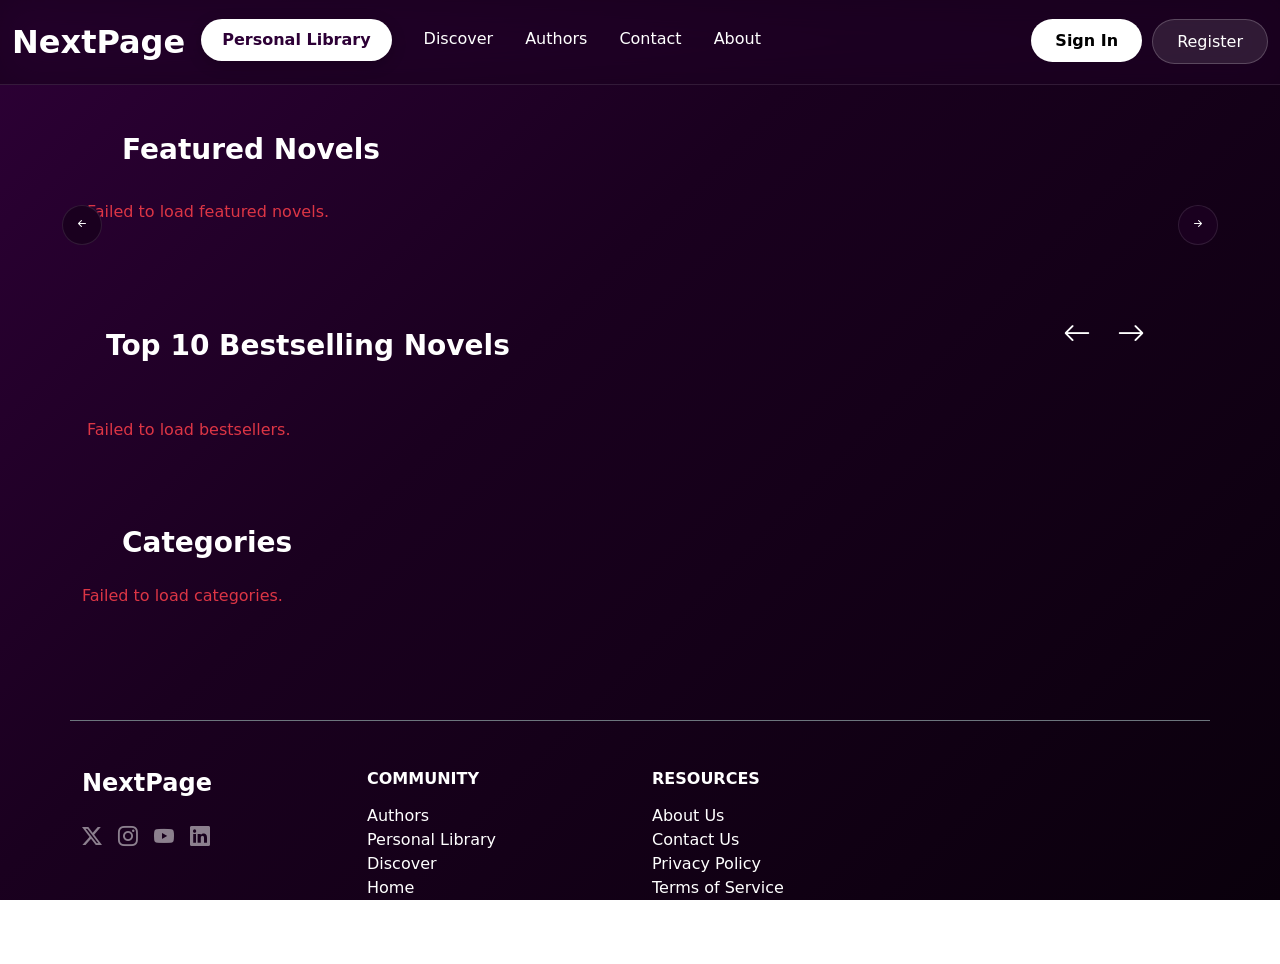
<file: index.html>
<!doctype html>
<html lang="en">
  <head>
    <meta charset="utf-8" />
    <meta name="viewport" content="width=device-width, initial-scale=1" />
    <title>NextPage - WebNovels</title>
    <link
      href="https://cdn.jsdelivr.net/npm/bootstrap@5.3.3/dist/css/bootstrap.min.css"
      rel="stylesheet"
    />
    <link
      rel="stylesheet"
      href="https://cdn.jsdelivr.net/npm/bootstrap-icons@1.11.3/font/bootstrap-icons.min.css"
    />
    <link rel="stylesheet" href="css/styles.css" />
  </head>

  <body>
    <!-- =============== TopBar ==================== -->
    <nav class="navbar navbar-expand-xl navbar-dark sticky-top">
      <div class="container-fluid">
        <a class="navbar-brand fs-2 fw-bold" href="index.html">NextPage</a>
        <button
          class="navbar-toggler"
          type="button"
          data-bs-toggle="collapse"
          data-bs-target="#navbarBasic"
        >
          <span class="navbar-toggler-icon"></span>
        </button>

        <div class="collapse navbar-collapse" id="navbarBasic">
          <ul class="navbar-nav me-auto mb-2 mb-xl-0">
            <li class="nav-item">
              <a class="nav-link active" href="./library.html" id="personalLibraryLink" data-i18n="nav_library">Personal Library</a>
            </li>
            <li class="nav-item">
              <a class="nav-link active" href="discover.html" data-i18n="nav_discover">Discover</a>
            </li>
            <li class="nav-item">
              <a class="nav-link active" href="authors.html" data-i18n="nav_authors">Authors</a>
            </li>
            <li class="nav-item">
              <a class="nav-link active" href="#" data-bs-toggle="modal" data-bs-target="#contactModal" data-i18n="nav_contact">Contact</a>
            </li>
            <li class="nav-item">
              <a class="nav-link active" href="./about.html" data-i18n="nav_about">About</a>
            </li>
            <li class="nav-item sign-in ms-xl-auto" id="signInItem">
              <a class="nav-link active" href="#" data-bs-toggle="modal" data-bs-target="#loginModal" data-i18n="nav_signin">Sign In</a>
            </li>
            <li class="nav-item" id="registerItem">
              <a class="nav-link active register-btn" href="#" data-bs-toggle="modal" data-bs-target="#registerModal" data-i18n="nav_register">Register</a>
            </li>

            <li class="nav-item dropdown d-none ms-xl-auto" id="userProfileItem">
              <a class="nav-link dropdown-toggle text-white d-flex align-items-center gap-2" href="#" role="button" data-bs-toggle="dropdown" aria-expanded="false">
                <i class="bi bi-person-circle fs-4"></i>
                <span class="fw-bold" data-i18n="nav_my_account">My Account</span>
              </a>
              <ul class="dropdown-menu dropdown-menu-end dropdown-menu-dark">
                <li><a class="dropdown-item" href="library.html" data-i18n="nav_library">Library</a></li>
                <li><a class="dropdown-item" href="#" data-bs-toggle="modal" data-bs-target="#settingsModal" data-i18n="nav_settings">Settings</a></li>
                <li><hr class="dropdown-divider" /></li>
                <li><a class="dropdown-item text-danger" href="#" id="logoutBtn" data-i18n="nav_logout">Logout</a></li>
              </ul>
            </li>
          </ul>

          <!-- Optimized Search Form Inside Collapse -->
          <form class="d-flex search-form-responsive mt-3 mt-xl-0" action="discover.html" method="GET">
            <div class="input-group">
              <input class="form-control" type="search" name="q" placeholder="Search novels..." aria-label="Search" data-i18n="search_placeholder" />
              <button class="btn btn-search" type="submit">
                <i class="bi bi-search"></i>
              </button>
            </div>
          </form>
        </div>
      </div>
    </nav>
    <!-- =============== Page items container ==================== -->
    <div class="container mt-5 reveal-on-scroll">
      <h3 class="mb-4" data-i18n="featured_title">Featured Novels</h3>
      <div class="position-relative">
        <button
          class="btn btn-dark scroll-btn left"
        >
          <i class="bi bi-arrow-left-short"></i>
        </button>
        <div class="featured-novels" id="novelSlider">
          <!-- Skeleton SSS -->
          <div class="novel-link-wrapper skeleton skeleton-img"></div>
          <div class="novel-link-wrapper skeleton skeleton-img"></div>
          <div class="novel-link-wrapper skeleton skeleton-img"></div>
          <div class="novel-link-wrapper skeleton skeleton-img"></div>
        </div>
        <button
          class="btn btn-dark scroll-btn right"
        >
          <i class="bi bi-arrow-right-short"></i>
        </button>
      </div>
    </div>

    <div class="container mt-5 reveal-on-scroll delay-1">
      <div class="d-flex justify-content-between align-items-center mb-4 px-4">
        <h3 class="m-0" data-i18n="bestseller_title">Top 10 Bestselling Novels</h3>
        <div
          class="d-flex justify-content-between align-items-center mb-4 px-4"
        >
          <button
            class="btn btn-link text-white text-decoration-none custom-nav-btn p-1 me-3"
          >
            <i class="bi bi-arrow-left fs-3"></i>
          </button>
          <button
            class="btn btn-link text-white text-decoration-none custom-nav-btn p-1"
          >
            <i class="bi bi-arrow-right fs-3"></i>
          </button>
        </div>
      </div>
      <div class="position-relative">
        <div class="featured-novels" id="bestSellerSlider">
          <div class="novel-link-wrapper skeleton skeleton-img"></div>
          <div class="novel-link-wrapper skeleton skeleton-img"></div>
          <div class="novel-link-wrapper skeleton skeleton-img"></div>
        </div>
      </div>
    </div>

    <div class="container mt-5 mb-5 reveal-on-scroll delay-2">
      <h3 class="mb-4" data-i18n="categories_title">Categories</h3>
      <div class="row g-4" id="categoryContainer"></div>
    </div>
    <div class="hidden">
      <!-- =============== Login modal (Hidden) ==================== -->
      <div class="modal fade" id="loginModal" tabindex="-1" aria-hidden="true">
        <div class="modal-dialog modal-dialog-centered">
          <div class="modal-content">
            <div class="modal-header border-0 pb-0">
              <h5 class="modal-title fw-bold" data-i18n="modal_welcome">Welcome Back</h5>
              <button
                type="button"
                class="btn-close"
                data-bs-dismiss="modal"
                aria-label="Close"
              ></button>
            </div>
            <div class="modal-body p-4">
              <form id="loginForm">
                <div class="mb-3">
                  <label for="email" class="form-label" data-i18n="label_username">Username / Email</label>
                  <input type="text" class="form-control" id="email" required />
                </div>
                <div class="mb-4">
                  <label for="password" class="form-label" data-i18n="label_password">Password</label>
                  <input
                    type="password"
                    class="form-control"
                    id="password"
                    required
                  />
                </div>
                <div class="mb-3 form-check">
                  <input
                    type="checkbox"
                    class="form-check-input"
                    id="rememberMe"
                  />
                  <label class="form-check-label" for="rememberMe" data-i18n="label_remember"
                    >Remember me</label
                  >
                </div>
                <button
                  type="submit"
                  class="btn btn-warning w-100 mb-3 fw-bold"
                  data-i18n="btn_login"
                >
                  Log in
                </button>
                <div class="text-center mt-3">
                  <span data-i18n="label_no_account">Don't have an account? </span>
                  <a
                    href="#"
                    class="text-decoration-none text-dark fw-bold"
                    data-bs-toggle="modal"
                    data-bs-target="#registerModal"
                    data-bs-dismiss="modal"
                    data-i18n="link_create"
                    >Create one</a
                  >
                </div>
              </form>
              <div id="loginMessage" class="mt-3 text-center fw-bold"></div>
            </div>
          </div>
        </div>
      </div>
      <!-- =============== Registeration modal (Hidden) ==================== -->
      <div
        class="modal fade"
        id="registerModal"
        tabindex="-1"
        aria-hidden="true"
      >
        <div class="modal-dialog modal-dialog-centered">
          <div class="modal-content">
            <div class="modal-header border-0 pb-0">
              <h5 class="modal-title fw-bold" data-i18n="modal_create">Create Account</h5>
              <button
                type="button"
                class="btn-close"
                data-bs-dismiss="modal"
                aria-label="Close"
              ></button>
            </div>
            <div class="modal-body p-4">
              <form id="registerForm">
                <div class="mb-3">
                  <label for="regUsername" class="form-label" data-i18n="label_username">Username</label>
                  <input
                    type="text"
                    class="form-control"
                    id="regUsername"
                    required
                  />
                </div>
                <div class="mb-3">
                  <label for="regEmail" class="form-label" data-i18n="label_email">Email address</label>
                  <input
                    type="email"
                    class="form-control"
                    id="regEmail"
                    required
                  />
                </div>
                <div class="mb-3">
                  <label for="regPassword" class="form-label" data-i18n="label_password">Password</label>
                  <input
                    type="password"
                    class="form-control"
                    id="regPassword"
                    required
                  />
                </div>
                <div class="mb-4">
                  <label for="regConfirmPassword" class="form-label" data-i18n="label_confirm"
                    >Confirm Password</label
                  >
                  <input
                    type="password"
                    class="form-control"
                    id="regConfirmPassword"
                    required
                  />
                </div>
                <button type="submit" class="btn btn-dark w-100 mb-3" data-i18n="btn_register">
                  Register
                </button>

                <div class="text-center mt-3">
                  <span data-i18n="label_already">Already have an account? </span>
                  <a
                    href="#"
                    class="text-decoration-none text-dark fw-bold"
                    data-bs-toggle="modal"
                    data-bs-target="#loginModal"
                    data-bs-dismiss="modal"
                    data-i18n="btn_login"
                    >Log in</a
                  >
                </div>
              </form>
              <div id="registerMessage" class="mt-3 text-center fw-bold"></div>
            </div>
          </div>
        </div>
      </div>
    </div>


    <!-- =============== Contact Modal ==================== -->
    <div class="modal fade" id="contactModal" tabindex="-1" aria-hidden="true">
      <div class="modal-dialog modal-dialog-centered modal-lg">
        <div class="modal-content contact-modal-content">
            <button type="button" class="contact-modal-close btn-close" data-bs-dismiss="modal" aria-label="Close"></button>
            <div class="modal-body p-4">
            <div class="row g-4 align-items-center">
              <div class="col-md-5">
                  <h2 class="display-6 fw-bold text-warning" data-i18n="modal_contact_title">Contact Us</h2>
                  <p class="text-white-50" data-i18n="contact_desc">
                    Have a question? Send us a message and we'll get back to you within
                    24 hours.
                  </p>
                  <ul class="list-unstyled mt-4">
                    <li class="mb-2">
                      <i class="bi bi-envelope-fill me-2 text-warning"></i>
                      support@nextpage.com
                    </li>
                    <li>
                      <i class="bi bi-geo-alt-fill me-2 text-warning"></i>
                      123 WebNovel St, Fiction City
                    </li>
                  </ul>
                </div>
                <div class="col-md-7">
                  <form id="miniContactForm">
                    <div class="row g-3">
                      <div class="col-md-6">
                        <input
                          type="text"
                          class="form-control bg-secondary text-white border-0 py-3"
                          placeholder="Name"
                          data-i18n="placeholder_name"
                          required
                        />
                      </div>
                      <div class="col-md-6">
                        <input
                          type="email"
                          class="form-control bg-secondary text-white border-0 py-3"
                          placeholder="Email"
                          data-i18n="placeholder_email"
                          required
                        />
                      </div>
                      <div class="col-12">
                        <textarea
                          class="form-control bg-secondary text-white border-0 py-3"
                          rows="4"
                          placeholder="Your Message..."
                          data-i18n="placeholder_message"
                          required
                        ></textarea>
                      </div>
                      <div class="col-12">
                        <button
                          type="submit"
                          class="btn btn-warning w-100 fw-bold py-3 text-uppercase"
                          data-i18n="btn_send"
                        >
                          Send Message
                        </button>
                    </div>
                  </div>
                </form>
                <div id="miniContactStatus" class="mt-3 text-center small"></div>
              </div>
            </div>
          </div>
        </div>
      </div>
    </div>


    <footer class="footer-section pt-5">
      <div class="container">
        <div class="row border-top border-secondary pt-5 pb-4">
          <div class="col-lg-3 mb-4">
            <h4 class="fw-bold mb-4">NextPage</h4>
            <div class="d-flex gap-3 fs-5 social-icons">
              <a href="#" class="text-white-50"
                ><i class="bi bi-twitter-x"></i
              ></a>
              <a href="#" class="text-white-50"
                ><i class="bi bi-instagram"></i
              ></a>
              <a href="#" class="text-white-50"
                ><i class="bi bi-youtube"></i
              ></a>
              <a href="#" class="text-white-50"
                ><i class="bi bi-linkedin"></i
              ></a>
            </div>
          </div>
          <div class="col-6 col-md-3 col-lg-3 mb-4">
            <h6 class="text-uppercase fw-bold mb-3" data-i18n="footer_community">Community</h6>
            <ul class="list-unstyled footer-links">
              <li><a href="authors.html" data-i18n="nav_authors">Authors</a></li>
              <li><a href="library.html" data-i18n="nav_library">Personal Library</a></li>
              <li><a href="discover.html" data-i18n="nav_discover">Discover Novels</a></li>
              <li><a href="index.html" data-i18n="footer_home">Home</a></li>
            </ul>
          </div>
          <div class="col-6 col-md-3 col-lg-3 mb-4">
            <h6 class="text-uppercase fw-bold mb-3" data-i18n="footer_resources">Resources</h6>
            <ul class="list-unstyled footer-links">
              <li><a href="about.html" data-i18n="footer_about">About Us</a></li>
              <li><a href="#" data-bs-toggle="modal" data-bs-target="#contactModal" data-i18n="footer_contact">Contact Us</a></li>
              <li><a href="#" data-i18n="footer_privacy">Privacy Policy</a></li>
              <li><a href="#" data-i18n="footer_terms">Terms of Service</a></li>
            </ul>
          </div>
        </div>
      </div>
    </footer>

    <!-- =============== Settings/Preferences Modal ==================== -->
    <div class="modal fade" id="settingsModal" tabindex="-1" aria-hidden="true">
      <div class="modal-dialog modal-dialog-centered">
        <div class="modal-content settings-modal-content">
          <div class="modal-header settings-modal-header border-0">
            <h5 class="modal-title fw-bold" data-i18n="settings_title">Preference</h5>
            <button type="button" class="btn-close btn-close-white" data-bs-dismiss="modal" aria-label="Close"></button>
          </div>
          <div class="modal-body p-0">
            <!-- Genre Preference Section -->
            <div class="preference-section">
              <div class="preference-title" data-i18n="settings_genre">Genre Preference</div>
              
              <div class="preference-item genre-option" data-genre="romance">
                <div class="preference-info">
                  <h6 data-i18n="genre_romance">More Romance</h6>
                  <p data-i18n="genre_romance_desc">More fiction in contemporary and other romance</p>
                </div>
                <div class="check-circle"></div>
              </div>

              <div class="preference-item genre-option" data-genre="fantasy">
                <div class="preference-info">
                  <h6 data-i18n="genre_fantasy">More Fantasy</h6>
                  <p data-i18n="genre_fantasy_desc">More fiction in fantasy, games, and magical realism</p>
                </div>
                <div class="check-circle"></div>
              </div>
            </div>

            <!-- Content Safety Section -->
            <div class="preference-section mt-4">
              <div class="preference-title" data-i18n="settings_safety">Content Safety</div>
              
              <div class="preference-item safety-option" id="hideAdultToggle">
                <div class="preference-info">
                  <h6 data-i18n="hide_adult_title">Hide Adult Content</h6>
                  <p data-i18n="hide_adult_desc">Filter out mature and erotica novels</p>
                </div>
                <div class="check-circle"></div>
              </div>
            </div>

            <!-- Language Section -->
            <div class="preference-section mt-4">
              <div class="preference-title" data-i18n="settings_lang">Language</div>
              
              <div class="preference-item lang-option active" data-lang="en">
                <div class="preference-info">
                  <h6 data-i18n="lang_en">English</h6>
                </div>
                <div class="check-circle"></div>
              </div>

              <div class="preference-item lang-option" data-lang="ar">
                <div class="preference-info">
                  <h6 data-i18n="lang_ar">العربية</h6>
                </div>
                <div class="check-circle"></div>
              </div>

              <div class="preference-item lang-option" data-lang="es">
                <div class="preference-info">
                  <h6 data-i18n="lang_es">Español</h6>
                </div>
                <div class="check-circle"></div>
              </div>
            </div>
          </div>
        </div>
      </div>
    </div>

    <script src="https://cdn.jsdelivr.net/npm/bootstrap@5.3.3/dist/js/bootstrap.bundle.min.js"></script>
    <script src="js/config.js"></script>
    <script src="js/renderData.js"></script>
    <script src="js/i18n.js"></script>
    <script src="js/script.js"></script>
  </body>
</html>
</file>
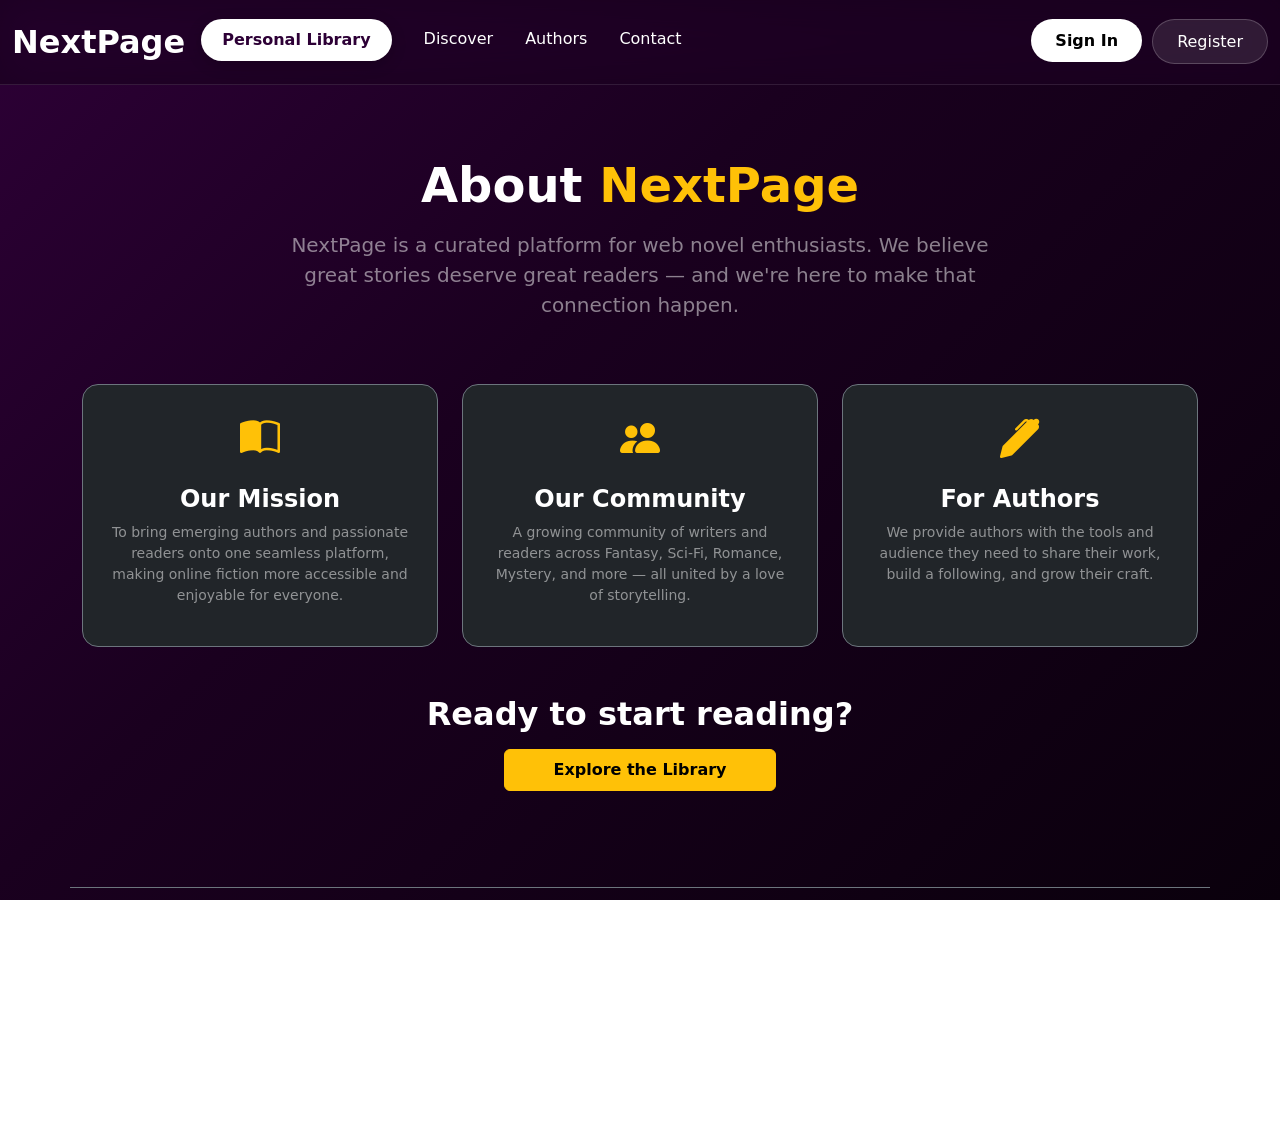
<file: about.html>
<!doctype html>
<html lang="en">
  <head>
    <meta charset="utf-8" />
    <meta name="viewport" content="width=device-width, initial-scale=1" />
    <meta
      name="description"
      content="Learn about NextPage — the platform dedicated to connecting readers with the best web novels across genres."
    />
    <title>About Us - NextPage</title>
    <link
      href="https://cdn.jsdelivr.net/npm/bootstrap@5.3.3/dist/css/bootstrap.min.css"
      rel="stylesheet"
    />
    <link
      rel="stylesheet"
      href="https://cdn.jsdelivr.net/npm/bootstrap-icons@1.11.3/font/bootstrap-icons.min.css"
    />
    <link rel="stylesheet" href="css/styles.css" />
  </head>
  <body>
    <!-- =============== Navbar ==================== -->
    <nav class="navbar navbar-expand-xl navbar-dark sticky-top">
      <div class="container-fluid">
        <a class="navbar-brand fs-2 fw-bold" href="index.html">NextPage</a>
        <button
          class="navbar-toggler"
          type="button"
          data-bs-toggle="collapse"
          data-bs-target="#navbarBasic"
        >
          <span class="navbar-toggler-icon"></span>
        </button>

        <div class="collapse navbar-collapse" id="navbarBasic">
          <ul class="navbar-nav me-auto mb-2 mb-xl-0">
            <li class="nav-item">
              <a class="nav-link active" href="./library.html" id="personalLibraryLink" data-i18n="nav_library">Personal Library</a>
            </li>
            <li class="nav-item">
              <a class="nav-link active" href="discover.html" data-i18n="nav_discover">Discover</a>
            </li>
            <li class="nav-item">
              <a class="nav-link active" href="authors.html" data-i18n="nav_authors">Authors</a>
            </li>
            <li class="nav-item">
              <a class="nav-link active" href="#" data-bs-toggle="modal" data-bs-target="#contactModal" data-i18n="nav_contact">Contact</a>
            </li>
            <li class="nav-item">
              <a class="nav-link active" href="./about.html" data-i18n="nav_about">About</a>
            </li>
            <li class="nav-item sign-in ms-xl-auto" id="signInItem">
              <a class="nav-link active" href="#" data-bs-toggle="modal" data-bs-target="#loginModal" data-i18n="nav_signin">Sign In</a>
            </li>
            <li class="nav-item" id="registerItem">
              <a class="nav-link active register-btn" href="#" data-bs-toggle="modal" data-bs-target="#registerModal" data-i18n="nav_register">Register</a>
            </li>

            <li class="nav-item dropdown d-none ms-xl-auto" id="userProfileItem">
              <a class="nav-link dropdown-toggle text-white d-flex align-items-center gap-2" href="#" role="button" data-bs-toggle="dropdown" aria-expanded="false">
                <i class="bi bi-person-circle fs-4"></i>
                <span class="fw-bold" data-i18n="nav_my_account">My Account</span>
              </a>
              <ul class="dropdown-menu dropdown-menu-end dropdown-menu-dark">
                <li><a class="dropdown-item" href="library.html" data-i18n="nav_library">Library</a></li>
                <li><a class="dropdown-item" href="#" data-bs-toggle="modal" data-bs-target="#settingsModal" data-i18n="nav_settings">Settings</a></li>
                <li><hr class="dropdown-divider" /></li>
                <li><a class="dropdown-item text-danger" href="#" id="logoutBtn" data-i18n="nav_logout">Logout</a></li>
              </ul>
            </li>
          </ul>

          <!-- Optimized Search Form Inside Collapse -->
          <form class="d-flex search-form-responsive mt-3 mt-xl-0" action="discover.html" method="GET">
            <div class="input-group">
              <input class="form-control" type="search" name="q" placeholder="Search novels..." aria-label="Search" data-i18n="search_placeholder" />
              <button class="btn btn-search" type="submit">
                <i class="bi bi-search"></i>
              </button>
            </div>
          </form>
        </div>
      </div>
    </nav>

    <!-- =============== About Hero ==================== -->
    <section class="py-5 mt-4">
      <div class="container">
        <div class="row justify-content-center text-center mb-5">
          <div class="col-lg-8">
            <h1 class="display-5 fw-bold mb-3" data-i18n="about_title">About <span class="text-warning">NextPage</span></h1>
            <p class="lead text-white-50" data-i18n="about_subtitle">
              NextPage is a curated platform for web novel enthusiasts. We
              believe great stories deserve great readers — and we're here to
              make that connection happen.
            </p>
          </div>
        </div>

        <div class="row g-4 justify-content-center mb-5">
          <div class="col-md-4">
            <div class="card bg-dark border-secondary text-center p-4 h-100" style="border-radius: 1rem;">
              <i class="bi bi-book-half fs-1 text-warning mb-3"></i>
              <h4 class="fw-bold text-white" data-i18n="mission_title">Our Mission</h4>
              <p class="text-white-50 small" data-i18n="mission_desc">
                To bring emerging authors and passionate readers onto one
                seamless platform, making online fiction more accessible and
                enjoyable for everyone.
              </p>
            </div>
          </div>
          <div class="col-md-4">
            <div class="card bg-dark border-secondary text-center p-4 h-100" style="border-radius: 1rem;">
              <i class="bi bi-people-fill fs-1 text-warning mb-3"></i>
              <h4 class="fw-bold text-white" data-i18n="community_title">Our Community</h4>
              <p class="text-white-50 small" data-i18n="community_desc">
                A growing community of writers and readers across Fantasy,
                Sci-Fi, Romance, Mystery, and more — all united by a love of
                storytelling.
              </p>
            </div>
          </div>
          <div class="col-md-4">
            <div class="card bg-dark border-secondary text-center p-4 h-100" style="border-radius: 1rem;">
              <i class="bi bi-pen-fill fs-1 text-warning mb-3"></i>
              <h4 class="fw-bold text-white" data-i18n="authors_title">For Authors</h4>
              <p class="text-white-50 small" data-i18n="authors_desc">
                We provide authors with the tools and audience they need to
                share their work, build a following, and grow their craft.
              </p>
            </div>
          </div>
        </div>

        <div class="row justify-content-center text-center">
          <div class="col-lg-6">
            <h2 class="fw-bold mb-3" data-i18n="ready_read">Ready to start reading?</h2>
            <a href="discover.html" class="btn btn-warning fw-bold px-5 py-2" data-i18n="explore_btn">
              Explore the Library
            </a>
          </div>
        </div>
      </div>
    </section>

    <!-- =============== Footer ==================== -->
    <footer class="footer-section pt-5 pb-4">
      <div class="container">
        <div class="row border-top border-secondary pt-5">
          <div class="col-lg-3 mb-4">
            <h4 class="fw-bold mb-4">NextPage</h4>
            <div class="d-flex gap-3 fs-5 social-icons">
              <a href="#" class="text-white-50"><i class="bi bi-twitter-x"></i></a>
              <a href="#" class="text-white-50"><i class="bi bi-instagram"></i></a>
              <a href="#" class="text-white-50"><i class="bi bi-youtube"></i></a>
              <a href="#" class="text-white-50"><i class="bi bi-linkedin"></i></a>
            </div>
          </div>
          <div class="col-6 col-md-3 col-lg-3 mb-4">
            <h6 class="text-uppercase fw-bold mb-3" data-i18n="footer_community">Community</h6>
            <ul class="list-unstyled footer-links">
              <li><a href="authors.html" data-i18n="nav_authors">Authors</a></li>
              <li><a href="library.html" data-i18n="nav_library">Personal Library</a></li>
              <li><a href="discover.html" data-i18n="nav_discover">Discover Novels</a></li>
              <li><a href="index.html" data-i18n="footer_home">Home</a></li>
            </ul>
          </div>
          <div class="col-6 col-md-3 col-lg-3 mb-4">
            <h6 class="text-uppercase fw-bold mb-3" data-i18n="footer_resources">Resources</h6>
            <ul class="list-unstyled footer-links">
              <li><a href="about.html" data-i18n="footer_about">About Us</a></li>
              <li><a href="#" data-bs-toggle="modal" data-bs-target="#contactModal" data-i18n="footer_contact">Contact Us</a></li>
              <li><a href="#" data-i18n="footer_privacy">Privacy Policy</a></li>
              <li><a href="#" data-i18n="footer_terms">Terms of Service</a></li>
            </ul>
          </div>
        </div>
      </div>
    </footer>

    <!-- Hidden Modals -->
    <div class="hidden">
      <!-- =============== Contact Modal ==================== -->
      <div class="modal fade" id="contactModal" tabindex="-1" aria-hidden="true">
        <div class="modal-dialog modal-dialog-centered modal-lg">
          <div class="modal-content contact-modal-content">
            <button type="button" class="contact-modal-close btn-close" data-bs-dismiss="modal" aria-label="Close"></button>
            <div class="modal-body p-4">
              <div class="row g-4 align-items-center">
                <div class="col-md-5">
                  <h2 class="display-6 fw-bold text-warning" data-i18n="modal_contact_title">Contact Us</h2>
                  <p class="text-white-50" data-i18n="contact_desc">Have a question? Send us a message and we'll get back to you within 24 hours.</p>
                  <ul class="list-unstyled mt-4">
                    <li class="mb-2"><i class="bi bi-envelope-fill me-2 text-warning"></i>support@nextpage.com</li>
                    <li><i class="bi bi-geo-alt-fill me-2 text-warning"></i>123 WebNovel St, Fiction City</li>
                  </ul>
                </div>
                <div class="col-md-7">
                  <form id="contactForm">
                    <div class="row g-3">
                      <div class="col-md-6"><input type="text" class="form-control bg-secondary text-white border-0 py-3" placeholder="Name" data-i18n="placeholder_name" required /></div>
                      <div class="col-md-6"><input type="email" class="form-control bg-secondary text-white border-0 py-3" placeholder="Email" data-i18n="placeholder_email" required /></div>
                      <div class="col-12"><textarea class="form-control bg-secondary text-white border-0 py-3" rows="4" placeholder="Your Message..." data-i18n="placeholder_message" required></textarea></div>
                      <div class="col-12"><button type="submit" class="btn btn-warning w-100 fw-bold py-3 text-uppercase" data-i18n="btn_send">Send Message</button></div>
                    </div>
                  </form>
                </div>
              </div>
            </div>
          </div>
        </div>
      </div>
      <!-- =============== Login modal ==================== -->
      <div class="modal fade" id="loginModal" tabindex="-1" aria-hidden="true">
        <div class="modal-dialog modal-dialog-centered">
          <div class="modal-content">
            <div class="modal-header border-0 pb-0">
              <h5 class="modal-title fw-bold" data-i18n="modal_welcome">Welcome Back</h5>
              <button type="button" class="btn-close" data-bs-dismiss="modal" aria-label="Close"></button>
            </div>
            <div class="modal-body p-4">
              <form id="loginForm">
                <div class="mb-3">
                  <label for="email" class="form-label" data-i18n="label_username">Username / Email</label>
                  <input type="text" class="form-control" id="email" required />
                </div>
                <div class="mb-4">
                  <label for="password" class="form-label" data-i18n="label_password">Password</label>
                  <input type="password" class="form-control" id="password" required />
                </div>
                <div class="mb-3 form-check">
                  <input type="checkbox" class="form-check-input" id="rememberMe" />
                  <label class="form-check-label" for="rememberMe" data-i18n="label_remember">Remember me</label>
                </div>
                <button type="submit" class="btn btn-warning w-100 mb-3 fw-bold" data-i18n="btn_login">Log in</button>
                <div class="text-center mt-3">
                  <span data-i18n="label_no_account">Don't have an account? </span>
                  <a href="#" class="text-decoration-none text-dark fw-bold" data-bs-toggle="modal" data-bs-target="#registerModal" data-bs-dismiss="modal" data-i18n="link_create">Create one</a>
                </div>
              </form>
              <div id="loginMessage" class="mt-3 text-center fw-bold"></div>
            </div>
          </div>
        </div>
      </div>

      <div class="modal fade" id="registerModal" tabindex="-1" aria-hidden="true">
        <div class="modal-dialog modal-dialog-centered">
          <div class="modal-content">
            <div class="modal-header border-0 pb-0">
              <h5 class="modal-title fw-bold" data-i18n="modal_create">Create Account</h5>
              <button type="button" class="btn-close" data-bs-dismiss="modal" aria-label="Close"></button>
            </div>
            <div class="modal-body p-4">
              <form id="registerForm">
                <div class="mb-3">
                  <label for="regUsername" class="form-label" data-i18n="label_username">Username</label>
                  <input type="text" class="form-control" id="regUsername" required />
                </div>
                <div class="mb-3">
                  <label for="regEmail" class="form-label" data-i18n="label_email">Email address</label>
                  <input type="email" class="form-control" id="regEmail" required />
                </div>
                <div class="mb-3">
                  <label for="regPassword" class="form-label" data-i18n="label_password">Password</label>
                  <input type="password" class="form-control" id="regPassword" required />
                </div>
                <div class="mb-4">
                  <label for="regConfirmPassword" class="form-label" data-i18n="label_confirm">Confirm Password</label>
                  <input type="password" class="form-control" id="regConfirmPassword" required />
                </div>
                <button type="submit" class="btn btn-dark w-100 mb-3" data-i18n="btn_register">Register</button>
                <div class="text-center mt-3">
                  <span data-i18n="label_already">Already have an account? </span>
                  <a href="#" class="text-decoration-none text-dark fw-bold" data-bs-toggle="modal" data-bs-target="#loginModal" data-bs-dismiss="modal" data-i18n="btn_login">Log in</a>
                </div>
              </form>
              <div id="registerMessage" class="mt-3 text-center fw-bold"></div>
            </div>
          </div>
        </div>
      </div>
    </div>

    <!-- =============== Settings/Preferences Modal ==================== -->
    <div class="modal fade" id="settingsModal" tabindex="-1" aria-hidden="true">
      <div class="modal-dialog modal-dialog-centered">
        <div class="modal-content settings-modal-content">
          <div class="modal-header settings-modal-header border-0">
            <h5 class="modal-title fw-bold" data-i18n="settings_title">Preference</h5>
            <button type="button" class="btn-close btn-close-white" data-bs-dismiss="modal" aria-label="Close"></button>
          </div>
          <div class="modal-body p-0">
            <!-- Genre Preference Section -->
            <div class="preference-section">
              <div class="preference-title" data-i18n="settings_genre">Genre Preference</div>
              
              <div class="preference-item genre-option" data-genre="romance">
                <div class="preference-info">
                  <h6 data-i18n="genre_romance">More Romance</h6>
                  <p data-i18n="genre_romance_desc">More fiction in contemporary and other romance</p>
                </div>
                <div class="check-circle"></div>
              </div>

              <div class="preference-item genre-option active" data-genre="fantasy">
                <div class="preference-info">
                  <h6 data-i18n="genre_fantasy">More Fantasy</h6>
                  <p data-i18n="genre_fantasy_desc">More fiction in fantasy, games, and magical realism</p>
                </div>
                <div class="check-circle"></div>
              </div>
            </div>

            <!-- Content Safety Section -->
            <div class="preference-section mt-4">
              <div class="preference-title" data-i18n="settings_safety">Content Safety</div>
              
              <div class="preference-item safety-option" id="hideAdultToggle">
                <div class="preference-info">
                  <h6 data-i18n="hide_adult_title">Hide Adult Content</h6>
                  <p data-i18n="hide_adult_desc">Filter out mature and erotica novels</p>
                </div>
                <div class="check-circle"></div>
              </div>
            </div>

            <!-- Language Section -->
            <div class="preference-section mt-4">
              <div class="preference-title" data-i18n="settings_lang">Language</div>
              
              <div class="preference-item lang-option active" data-lang="en">
                <div class="preference-info">
                  <h6 data-i18n="lang_en">English</h6>
                </div>
                <div class="check-circle"></div>
              </div>

              <div class="preference-item lang-option" data-lang="ar">
                <div class="preference-info">
                  <h6 data-i18n="lang_ar">العربية</h6>
                </div>
                <div class="check-circle"></div>
              </div>

              <div class="preference-item lang-option" data-lang="es">
                <div class="preference-info">
                  <h6 data-i18n="lang_es">Español</h6>
                </div>
                <div class="check-circle"></div>
              </div>
            </div>
          </div>
        </div>
      </div>
    </div>

    <script src="https://cdn.jsdelivr.net/npm/bootstrap@5.3.3/dist/js/bootstrap.bundle.min.js"></script>
    <script src="js/config.js"></script>
   <script src="js/renderData.js"></script>
    <script src="js/i18n.js"></script>
    <script src="js/script.js"></script>
  </body>
</html>
</file>
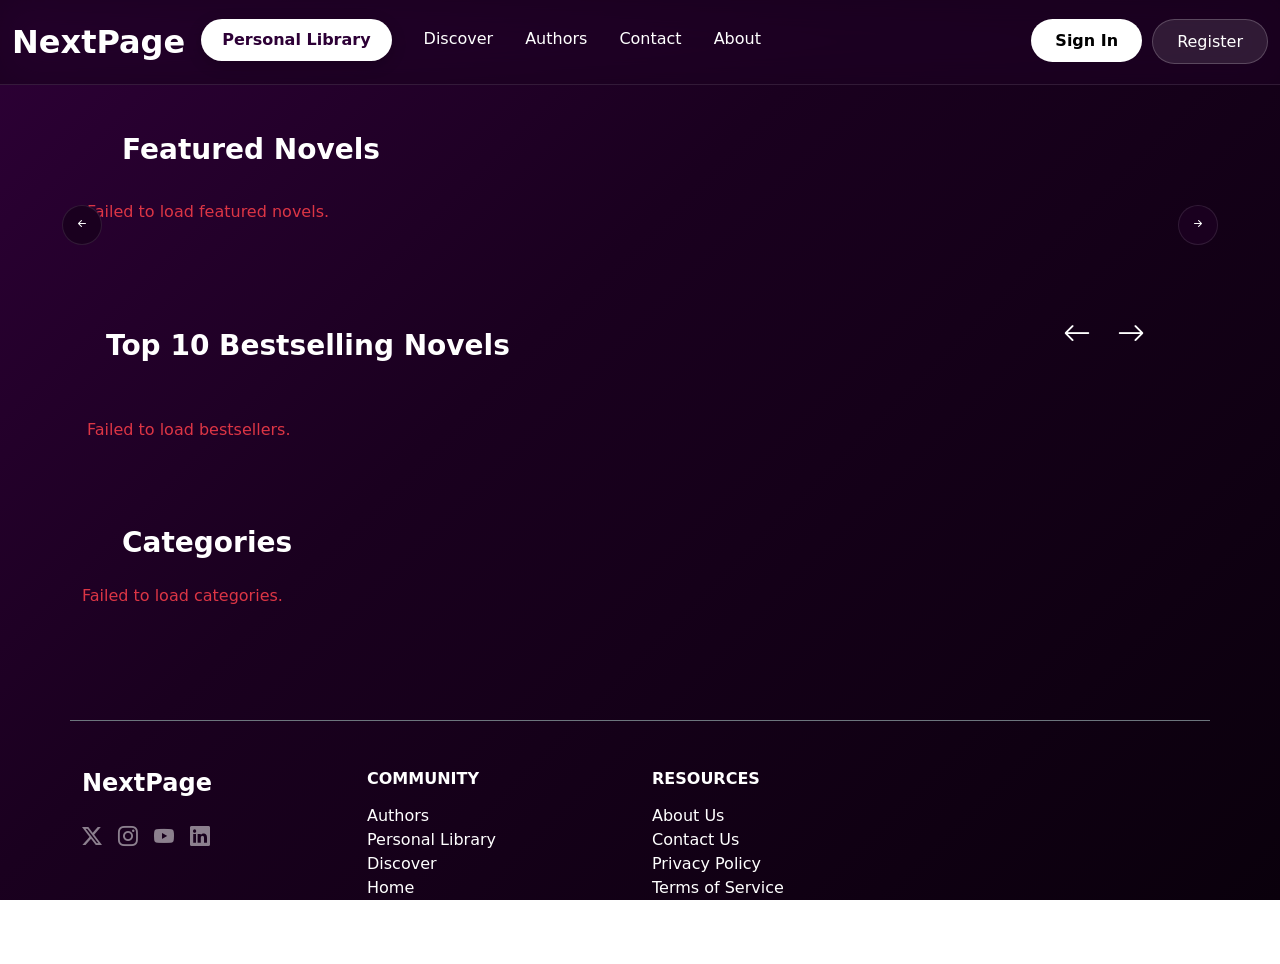
<file: admin_dashboard.html>
<!doctype html>
<html lang="en">
  <head>
    <meta charset="utf-8" />
    <meta name="viewport" content="width=device-width, initial-scale=1" />
    <title>NextPage - Admin Dashboard</title>
    <link href="https://cdn.jsdelivr.net/npm/bootstrap@5.3.3/dist/css/bootstrap.min.css" rel="stylesheet" />
    <link rel="stylesheet" href="https://cdn.jsdelivr.net/npm/bootstrap-icons@1.11.3/font/bootstrap-icons.min.css" />
    <link rel="stylesheet" href="css/styles.css" />
  </head>
  <body>
    <!-- =============== TopBar ==================== -->
    <nav class="navbar navbar-expand-xl navbar-dark sticky-top">
      <div class="container-fluid">
        <a class="navbar-brand fs-2 fw-bold" href="index.html">NextPage</a>
        <button class="navbar-toggler" type="button" data-bs-toggle="collapse" data-bs-target="#navbarBasic">
          <span class="navbar-toggler-icon"></span>
        </button>

        <div class="collapse navbar-collapse" id="navbarBasic">
          <ul class="navbar-nav me-auto mb-2 mb-xl-0">
            <li class="nav-item">
              <a class="nav-link active" href="./library.html" id="personalLibraryLink" data-i18n="nav_library">Personal Library</a>
            </li>
            <li class="nav-item">
              <a class="nav-link active" href="discover.html" data-i18n="nav_discover">Discover</a>
            </li>
            <li class="nav-item">
              <a class="nav-link active" href="authors.html" data-i18n="nav_authors">Authors</a>
            </li>
            <li class="nav-item">
              <a class="nav-link active" href="#" data-bs-toggle="modal" data-bs-target="#contactModal" data-i18n="nav_contact">Contact</a>
            </li>
            <li class="nav-item">
              <a class="nav-link active" href="./about.html" data-i18n="nav_about">About</a>
            </li>
            <li class="nav-item sign-in ms-xl-auto" id="signInItem">
              <a class="nav-link active" href="#" data-bs-toggle="modal" data-bs-target="#loginModal" data-i18n="nav_signin">Sign In</a>
            </li>
            <li class="nav-item" id="registerItem">
              <a class="nav-link active register-btn" href="#" data-bs-toggle="modal" data-bs-target="#registerModal" data-i18n="nav_register">Register</a>
            </li>

            <li class="nav-item dropdown d-none ms-xl-auto" id="userProfileItem">
              <a class="nav-link dropdown-toggle text-white d-flex align-items-center gap-2" href="#" role="button" data-bs-toggle="dropdown" aria-expanded="false">
                <i class="bi bi-person-circle fs-4"></i>
                <span class="fw-bold" data-i18n="nav_my_account">My Account</span>
              </a>
              <ul class="dropdown-menu dropdown-menu-end dropdown-menu-dark">
                <li><a class="dropdown-item" href="library.html" data-i18n="nav_library">Library</a></li>
                <li><a class="dropdown-item" href="#" data-bs-toggle="modal" data-bs-target="#settingsModal" data-i18n="nav_settings">Settings</a></li>
                <li><hr class="dropdown-divider" /></li>
                <li><a class="dropdown-item text-danger" href="#" id="logoutBtn" data-i18n="nav_logout">Logout</a></li>
              </ul>
            </li>
          </ul>

          <form class="d-flex search-form-responsive mt-3 mt-xl-0" action="discover.html" method="GET">
            <div class="input-group">
              <input class="form-control" type="search" name="q" placeholder="Search novels..." aria-label="Search" data-i18n="search_placeholder" />
              <button class="btn btn-search" type="submit">
                <i class="bi bi-search"></i>
              </button>
            </div>
          </form>
        </div>
      </div>
    </nav>

    <!-- =============== Dashboard Layout ==================== -->
    <div class="container mt-5">
      <div class="row">
        <!-- Sidebar -->
        <div class="col-md-3 mb-4">
          <div class="list-group rounded-4 shadow-sm" id="adminTabs" role="tablist">
            <a class="list-group-item list-group-item-action active bg-dark border-dark text-white p-3 fw-bold" id="users-tab" data-bs-toggle="list" href="#users" role="tab">
              <i class="bi bi-people-fill me-2 text-warning"></i> Manage Users
            </a>
            <!-- Could add more tabs here for novels, etc. -->
          </div>
        </div>

        <!-- Content Area -->
        <div class="col-md-9">
          <div class="tab-content" id="nav-tabContent">
            <!-- Users Tab -->
            <div class="tab-pane fade show active" id="users" role="tabpanel">
              <div class="card bg-secondary text-white border-0 shadow-sm rounded-4">
                <div class="card-header bg-dark border-bottom border-secondary p-4 d-flex justify-content-between align-items-center rounded-top-4">
                  <h4 class="mb-0 fw-bold"><i class="bi bi-person-lines-fill me-2 text-warning"></i>Users List</h4>
                </div>
                <div class="card-body p-0">
                  <div class="table-responsive">
                    <table class="table table-dark table-hover mb-0 align-middle">
                      <thead class="table-dark">
                        <tr>
                          <th class="px-4 py-3">ID</th>
                          <th class="px-4 py-3">Username</th>
                          <th class="px-4 py-3">Email</th>
                          <th class="px-4 py-3">Role</th>
                          <th class="px-4 py-3">Author ID</th>
                          <th class="px-4 py-3">Actions</th>
                        </tr>
                      </thead>
                      <tbody id="usersTableBody">
                        <!-- Populated dynamically -->
                      </tbody>
                    </table>
                  </div>
                </div>
              </div>
            </div>
          </div>
        </div>
      </div>
    </div>

    <!-- Edit Role Modal -->
    <div class="modal fade" id="editRoleModal" tabindex="-1">
      <div class="modal-dialog modal-dialog-centered">
        <div class="modal-content bg-dark text-white border-secondary">
          <div class="modal-header border-secondary">
            <h5 class="modal-title">Edit User Role</h5>
            <button type="button" class="btn-close btn-close-white" data-bs-dismiss="modal"></button>
          </div>
          <div class="modal-body p-4">
            <form id="editRoleForm">
              <input type="hidden" id="editUserId" />
              <div class="mb-3">
                <label class="form-label text-white-50">Username</label>
                <input type="text" class="form-control bg-secondary text-white border-0" id="editUsername" readonly />
              </div>
              <div class="mb-3">
                <label class="form-label text-warning fw-bold">Role</label>
                <select class="form-select bg-secondary text-white border-0" id="editRoleSelect">
                  <option value="User">User</option>
                  <option value="Author">Author</option>
                  <option value="Admin">Admin</option>
                </select>
              </div>
              <div class="mb-3" id="authorIdGroup">
                <label class="form-label text-warning fw-bold">Author ID (Optional, map to Authors table)</label>
                <input type="number" class="form-control bg-secondary text-white border-0" id="editAuthorId" placeholder="e.g. 1" />
              </div>
              <button type="submit" class="btn btn-warning w-100 fw-bold">Save Changes</button>
            </form>
          </div>
        </div>
      </div>
    </div>

    <script src="https://cdn.jsdelivr.net/npm/bootstrap@5.3.3/dist/js/bootstrap.bundle.min.js"></script>
    <script src="js/config.js"></script>
    <script src="js/script.js"></script>
    <script src="js/admin_dashboard.js"></script>
  </body>
</html>
</file>
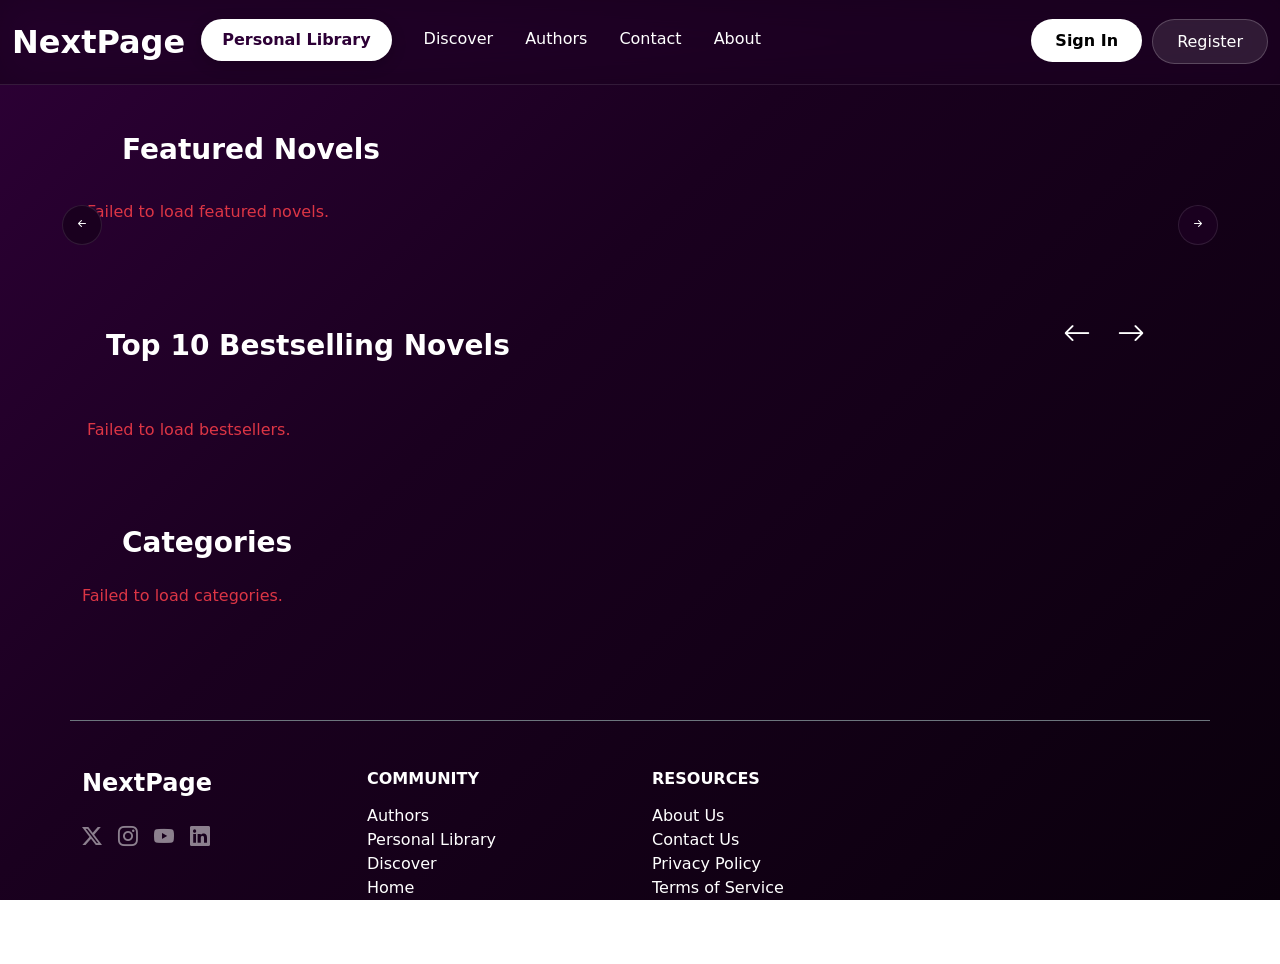
<file: author_dashboard.html>
<!doctype html>
<html lang="en">
  <head>
    <meta charset="utf-8" />
    <meta name="viewport" content="width=device-width, initial-scale=1" />
    <title>NextPage - Author Dashboard</title>
    <link href="https://cdn.jsdelivr.net/npm/bootstrap@5.3.3/dist/css/bootstrap.min.css" rel="stylesheet" />
    <link rel="stylesheet" href="https://cdn.jsdelivr.net/npm/bootstrap-icons@1.11.3/font/bootstrap-icons.min.css" />
    <link rel="stylesheet" href="css/styles.css" />
  </head>
  <body>
    <!-- =============== TopBar ==================== -->
    <nav class="navbar navbar-expand-xl navbar-dark sticky-top">
      <div class="container-fluid">
        <a class="navbar-brand fs-2 fw-bold" href="index.html">NextPage</a>
        <button class="navbar-toggler" type="button" data-bs-toggle="collapse" data-bs-target="#navbarBasic">
          <span class="navbar-toggler-icon"></span>
        </button>

        <div class="collapse navbar-collapse" id="navbarBasic">
          <ul class="navbar-nav me-auto mb-2 mb-xl-0">
            <li class="nav-item">
              <a class="nav-link active" href="./library.html" id="personalLibraryLink" data-i18n="nav_library">Personal Library</a>
            </li>
            <li class="nav-item">
              <a class="nav-link active" href="discover.html" data-i18n="nav_discover">Discover</a>
            </li>
            <li class="nav-item">
              <a class="nav-link active" href="authors.html" data-i18n="nav_authors">Authors</a>
            </li>
            <li class="nav-item">
              <a class="nav-link active" href="#" data-bs-toggle="modal" data-bs-target="#contactModal" data-i18n="nav_contact">Contact</a>
            </li>
            <li class="nav-item">
              <a class="nav-link active" href="./about.html" data-i18n="nav_about">About</a>
            </li>
            <li class="nav-item sign-in ms-xl-auto" id="signInItem">
              <a class="nav-link active" href="#" data-bs-toggle="modal" data-bs-target="#loginModal" data-i18n="nav_signin">Sign In</a>
            </li>
            <li class="nav-item" id="registerItem">
              <a class="nav-link active register-btn" href="#" data-bs-toggle="modal" data-bs-target="#registerModal" data-i18n="nav_register">Register</a>
            </li>

            <li class="nav-item dropdown d-none ms-xl-auto" id="userProfileItem">
              <a class="nav-link dropdown-toggle text-white d-flex align-items-center gap-2" href="#" role="button" data-bs-toggle="dropdown" aria-expanded="false">
                <i class="bi bi-person-circle fs-4"></i>
                <span class="fw-bold" data-i18n="nav_my_account">My Account</span>
              </a>
              <ul class="dropdown-menu dropdown-menu-end dropdown-menu-dark">
                <li><a class="dropdown-item" href="library.html" data-i18n="nav_library">Library</a></li>
                <li><a class="dropdown-item" href="#" data-bs-toggle="modal" data-bs-target="#settingsModal" data-i18n="nav_settings">Settings</a></li>
                <li><hr class="dropdown-divider" /></li>
                <li><a class="dropdown-item text-danger" href="#" id="logoutBtn" data-i18n="nav_logout">Logout</a></li>
              </ul>
            </li>
          </ul>

          <form class="d-flex search-form-responsive mt-3 mt-xl-0" action="discover.html" method="GET">
            <div class="input-group">
              <input class="form-control" type="search" name="q" placeholder="Search novels..." aria-label="Search" data-i18n="search_placeholder" />
              <button class="btn btn-search" type="submit">
                <i class="bi bi-search"></i>
              </button>
            </div>
          </form>
        </div>
      </div>
    </nav>

    <!-- =============== Dashboard Layout ==================== -->
    <div class="container mt-5">
      <div class="d-flex justify-content-between align-items-center mb-4">
        <h2 class="fw-bold text-white"><i class="bi bi-pencil-square me-2 text-warning"></i>Author Dashboard</h2>
        <button class="btn btn-warning fw-bold px-4 rounded-pill" data-bs-toggle="modal" data-bs-target="#newNovelModal">
          <i class="bi bi-plus-lg me-1"></i> New Novel
        </button>
      </div>

      <div class="row" id="authorNovelsContainer">
        <!-- Populated dynamically -->
      </div>
    </div>

    <!-- New Novel Modal -->
    <div class="modal fade" id="newNovelModal" tabindex="-1">
      <div class="modal-dialog modal-dialog-centered modal-lg">
        <div class="modal-content bg-dark text-white border-secondary rounded-4">
          <div class="modal-header border-secondary rounded-top-4">
            <h5 class="modal-title fw-bold text-warning">Upload New Novel</h5>
            <button type="button" class="btn-close btn-close-white" data-bs-dismiss="modal"></button>
          </div>
          <div class="modal-body p-4">
            <form id="newNovelForm">
              <div class="mb-3">
                <label class="form-label text-white-50">Title</label>
                <input type="text" class="form-control bg-secondary text-white border-0" id="novelTitle" required />
              </div>
              <div class="mb-3">
                <label class="form-label text-white-50">Description</label>
                <textarea class="form-control bg-secondary text-white border-0" id="novelDesc" rows="4" required></textarea>
              </div>
              <div class="row">
                <div class="col-md-6 mb-3">
                  <label class="form-label text-white-50">Price ($)</label>
                  <input type="number" step="0.01" class="form-control bg-secondary text-white border-0" id="novelPrice" value="0.00" required />
                </div>
                <div class="col-md-6 mb-3">
                  <label class="form-label text-white-50">Cover Image Path</label>
                  <input type="text" class="form-control bg-secondary text-white border-0" id="novelImage" placeholder="e.g. imgs/novel1.webp" />
                </div>
              </div>
              <div class="mb-4">
                <label class="form-label text-white-50">Categories (Hold Ctrl to select multiple)</label>
                <select multiple class="form-select bg-secondary text-white border-0" id="novelCategories">
                </select>
              </div>
              <button type="submit" class="btn btn-warning w-100 fw-bold py-2">Publish Novel</button>
            </form>
          </div>
        </div>
      </div>
    </div>

    <script src="https://cdn.jsdelivr.net/npm/bootstrap@5.3.3/dist/js/bootstrap.bundle.min.js"></script>
    <script src="js/config.js"></script>
    <script src="js/script.js"></script>
    <script src="js/author_dashboard.js"></script>
  </body>
</html>
</file>
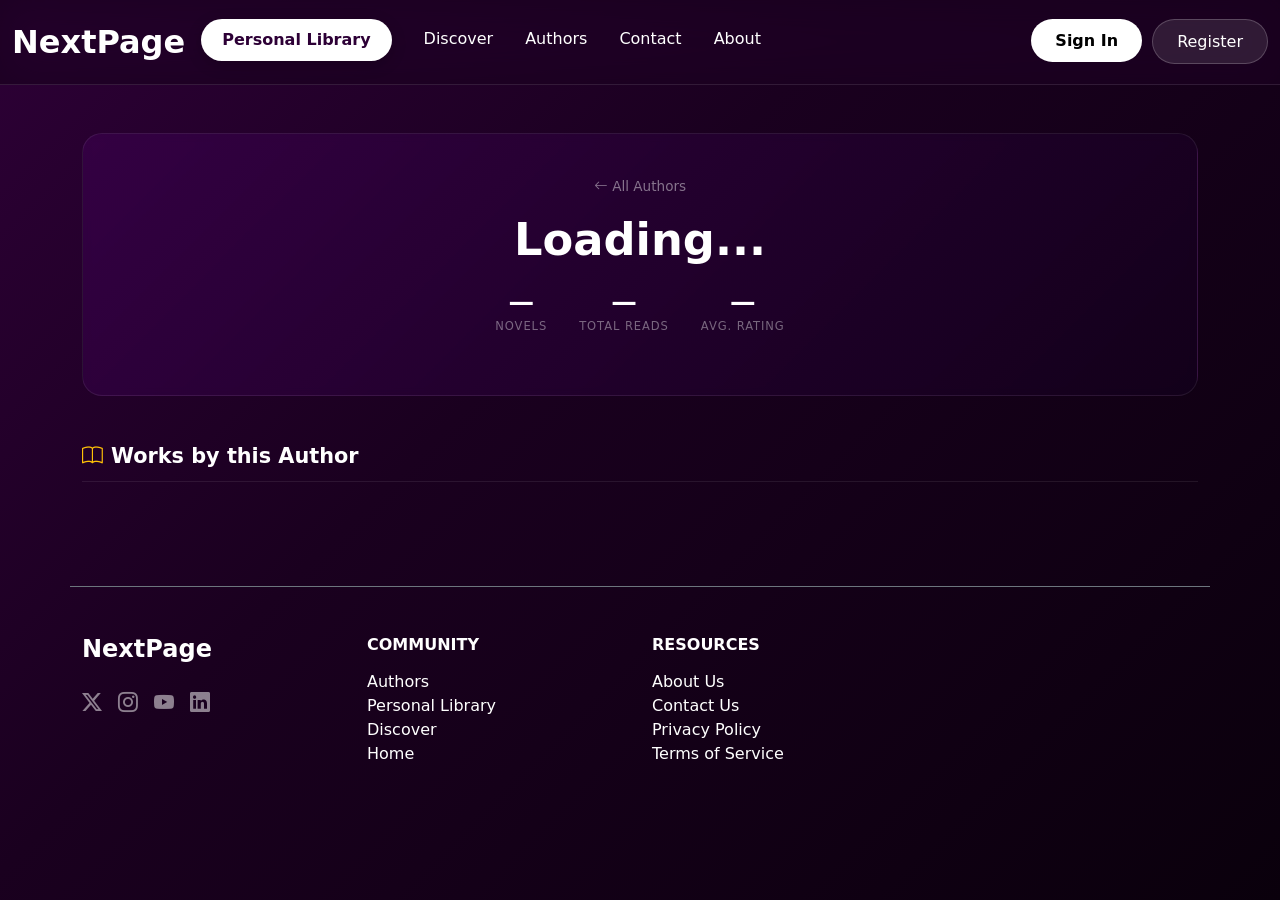
<file: author_details.html>
<!doctype html>
<html lang="en">
  <head>
    <meta charset="utf-8" />
    <meta name="viewport" content="width=device-width, initial-scale=1" />
    <title>Author Details - NextPage</title>
    <meta name="description" content="Author profile and novels on NextPage." />
    <link
      href="https://cdn.jsdelivr.net/npm/bootstrap@5.3.3/dist/css/bootstrap.min.css"
      rel="stylesheet"
    />
    <link
      rel="stylesheet"
      href="https://cdn.jsdelivr.net/npm/bootstrap-icons@1.11.3/font/bootstrap-icons.min.css"
    />
    <link rel="stylesheet" href="css/styles.css" />
    <link rel="stylesheet" href="css/author-details.css" />
  </head>
  <body>
    <!-- =============== Navbar ==================== -->
    <nav class="navbar navbar-expand-xl navbar-dark sticky-top">
      <div class="container-fluid">
        <a class="navbar-brand fs-2 fw-bold" href="index.html">NextPage</a>
        <button
          class="navbar-toggler"
          type="button"
          data-bs-toggle="collapse"
          data-bs-target="#navbarBasic"
        >
          <span class="navbar-toggler-icon"></span>
        </button>

        <div class="collapse navbar-collapse" id="navbarBasic">
          <ul class="navbar-nav me-auto mb-2 mb-xl-0">
            <li class="nav-item">
              <a class="nav-link active" href="./library.html" id="personalLibraryLink" data-i18n="nav_library">Personal Library</a>
            </li>
            <li class="nav-item">
              <a class="nav-link active" href="discover.html" data-i18n="nav_discover">Discover</a>
            </li>
            <li class="nav-item">
              <a class="nav-link active" href="authors.html" data-i18n="nav_authors">Authors</a>
            </li>
            <li class="nav-item">
              <a class="nav-link active" href="#" data-bs-toggle="modal" data-bs-target="#contactModal" data-i18n="nav_contact">Contact</a>
            </li>
            <li class="nav-item">
              <a class="nav-link active" href="./about.html" data-i18n="nav_about">About</a>
            </li>
            <li class="nav-item sign-in ms-xl-auto" id="signInItem">
              <a class="nav-link active" href="#" data-bs-toggle="modal" data-bs-target="#loginModal" data-i18n="nav_signin">Sign In</a>
            </li>
            <li class="nav-item" id="registerItem">
              <a class="nav-link active register-btn" href="#" data-bs-toggle="modal" data-bs-target="#registerModal" data-i18n="nav_register">Register</a>
            </li>

            <li class="nav-item dropdown d-none ms-xl-auto" id="userProfileItem">
              <a class="nav-link dropdown-toggle text-white d-flex align-items-center gap-2" href="#" role="button" data-bs-toggle="dropdown" aria-expanded="false">
                <i class="bi bi-person-circle fs-4"></i>
                <span class="fw-bold" data-i18n="nav_my_account">My Account</span>
              </a>
              <ul class="dropdown-menu dropdown-menu-end dropdown-menu-dark">
                <li><a class="dropdown-item" href="library.html" data-i18n="nav_library">Library</a></li>
                <li><a class="dropdown-item" href="#" data-bs-toggle="modal" data-bs-target="#settingsModal" data-i18n="nav_settings">Settings</a></li>
                <li><hr class="dropdown-divider" /></li>
                <li><a class="dropdown-item text-danger" href="#" id="logoutBtn" data-i18n="nav_logout">Logout</a></li>
              </ul>
            </li>
          </ul>

          <!-- Optimized Search Form Inside Collapse -->
          <form class="d-flex search-form-responsive mt-3 mt-xl-0" action="discover.html" method="GET">
            <div class="input-group">
              <input class="form-control" type="search" name="q" placeholder="Search novels..." aria-label="Search" data-i18n="search_placeholder" />
              <button class="btn btn-search" type="submit">
                <i class="bi bi-search"></i>
              </button>
            </div>
          </form>
        </div>
      </div>
    </nav>

    <!-- =============== Author Profile ==================== -->
    <main class="container my-5" id="authorMain">

      <!-- Profile Hero -->
      <div class="author-profile-hero" id="authorHero">
        <div class="author-profile-info w-100 text-center">
          <p class="author-profile-back">
            <a href="authors.html"><i class="bi bi-arrow-left"></i> <span data-i18n="all_authors">All Authors</span></a>
          </p>
          <h1 class="author-profile-name" id="authorName">Loading...</h1>
          <p class="author-profile-bio" id="authorBio"></p>

          <div class="author-stats" id="authorStats">
            <div class="author-stat">
              <span class="author-stat-value" id="statNovels">—</span>
              <span class="author-stat-label" data-i18n="label_novels">Novels</span>
            </div>
            <div class="author-stat">
              <span class="author-stat-value" id="statViews">—</span>
              <span class="author-stat-label" data-i18n="label_reads">Total Reads</span>
            </div>
            <div class="author-stat">
              <span class="author-stat-value" id="statRating">—</span>
              <span class="author-stat-label" data-i18n="label_rating">Avg. Rating</span>
            </div>
          </div>

          <div class="author-genre-pills" id="authorGenres"></div>
        </div>
      </div>

      <!-- Author's Novels -->
      <div class="mt-5">
        <h2 class="author-section-title">
          <i class="bi bi-book me-2 text-warning"></i><span data-i18n="author_works">Works by this Author</span>
        </h2>
        <div class="row g-4 mt-1" id="authorNovelsGrid"></div>
        <p class="text-center text-white-50 mt-4 d-none" id="noNovelsMsg">
          No novels found for this author.
        </p>
      </div>

    </main>

    <!-- =============== Footer ==================== -->
    <footer class="footer-section pt-5">
      <div class="container">
        <div class="row border-top border-secondary pt-5 pb-4">
          <div class="col-lg-3 mb-4">
            <h4 class="fw-bold mb-4">NextPage</h4>
            <div class="d-flex gap-3 fs-5 social-icons">
              <a href="#" class="text-white-50"><i class="bi bi-twitter-x"></i></a>
              <a href="#" class="text-white-50"><i class="bi bi-instagram"></i></a>
              <a href="#" class="text-white-50"><i class="bi bi-youtube"></i></a>
              <a href="#" class="text-white-50"><i class="bi bi-linkedin"></i></a>
            </div>
          </div>
          <div class="col-6 col-md-3 col-lg-3 mb-4">
            <h6 class="text-uppercase fw-bold mb-3" data-i18n="footer_community">Community</h6>
            <ul class="list-unstyled footer-links">
              <li><a href="authors.html" data-i18n="nav_authors">Authors</a></li>
              <li><a href="library.html" data-i18n="nav_library">Personal Library</a></li>
              <li><a href="discover.html" data-i18n="nav_discover">Discover Novels</a></li>
              <li><a href="index.html" data-i18n="footer_home">Home</a></li>
            </ul>
          </div>
          <div class="col-6 col-md-3 col-lg-3 mb-4">
            <h6 class="text-uppercase fw-bold mb-3" data-i18n="footer_resources">Resources</h6>
            <ul class="list-unstyled footer-links">
              <li><a href="about.html" data-i18n="footer_about">About Us</a></li>
              <li><a href="#" data-bs-toggle="modal" data-bs-target="#contactModal" data-i18n="footer_contact">Contact Us</a></li>
              <li><a href="#" data-i18n="footer_privacy">Privacy Policy</a></li>
              <li><a href="#" data-i18n="footer_terms">Terms of Service</a></li>
            </ul>
          </div>
        </div>
      </div>
    </footer>

    <!-- Hidden Auth Modals -->
    <div class="hidden">
      <!-- =============== Contact Modal ==================== -->
      <div class="modal fade" id="contactModal" tabindex="-1" aria-hidden="true">
        <div class="modal-dialog modal-dialog-centered modal-lg">
          <div class="modal-content contact-modal-content">
            <button type="button" class="contact-modal-close btn-close" data-bs-dismiss="modal" aria-label="Close"></button>
            <div class="modal-body p-4">
              <div class="row g-4 align-items-center">
                <div class="col-md-5">
                  <h2 class="display-6 fw-bold text-warning mb-3" data-i18n="modal_contact_title">Contact Us</h2>
                  <p class="text-white-50" data-i18n="contact_desc">Have a question? Send us a message and we'll get back to you within 24 hours.</p>
                  <ul class="list-unstyled mt-4">
                    <li class="mb-2"><i class="bi bi-envelope-fill me-2 text-warning"></i>support@nextpage.com</li>
                    <li><i class="bi bi-geo-alt-fill me-2 text-warning"></i>123 WebNovel St, Fiction City</li>
                  </ul>
                </div>
                <div class="col-md-7">
                  <form id="contactForm">
                    <div class="row g-3">
                      <div class="col-md-6"><input type="text" class="form-control bg-secondary text-white border-0 py-3" placeholder="Name" data-i18n="placeholder_name" required /></div>
                      <div class="col-md-6"><input type="email" class="form-control bg-secondary text-white border-0 py-3" placeholder="Email" data-i18n="placeholder_email" required /></div>
                      <div class="col-12"><textarea class="form-control bg-secondary text-white border-0 py-3" rows="4" placeholder="Your Message..." data-i18n="placeholder_message" required></textarea></div>
                      <div class="col-12"><button type="submit" class="btn btn-warning w-100 fw-bold py-3 text-uppercase" data-i18n="btn_send">Send Message</button></div>
                    </div>
                  </form>
                </div>
              </div>
            </div>
          </div>
        </div>
      </div>
      <!-- =============== Login modal ==================== -->
      <div class="modal fade" id="loginModal" tabindex="-1" aria-hidden="true">
        <div class="modal-dialog modal-dialog-centered">
          <div class="modal-content">
            <div class="modal-header border-0 pb-0">
              <h5 class="modal-title fw-bold" data-i18n="modal_welcome">Welcome Back</h5>
              <button type="button" class="btn-close" data-bs-dismiss="modal" aria-label="Close"></button>
            </div>
            <div class="modal-body p-4">
              <form id="loginForm">
                <div class="mb-3">
                  <label for="email" class="form-label" data-i18n="label_username">Username / Email</label>
                  <input type="text" class="form-control" id="email" required />
                </div>
                <div class="mb-4">
                  <label for="password" class="form-label" data-i18n="label_password">Password</label>
                  <input type="password" class="form-control" id="password" required />
                </div>
                <div class="mb-3 form-check">
                  <input type="checkbox" class="form-check-input" id="rememberMe" />
                  <label class="form-check-label" for="rememberMe" data-i18n="label_remember">Remember me</label>
                </div>
                <button type="submit" class="btn btn-warning w-100 mb-3 fw-bold" data-i18n="btn_login">Log in</button>
                <div class="text-center mt-3">
                  <span data-i18n="label_no_account">Don't have an account? </span>
                  <a href="#" class="text-decoration-none text-dark fw-bold"
                    data-bs-toggle="modal" data-bs-target="#registerModal" data-bs-dismiss="modal"
                    data-i18n="link_create">Create one</a>
                </div>
              </form>
              <div id="loginMessage" class="mt-3 text-center fw-bold"></div>
            </div>
          </div>
        </div>
      </div>

      <div class="modal fade" id="registerModal" tabindex="-1" aria-hidden="true">
        <div class="modal-dialog modal-dialog-centered">
          <div class="modal-content">
            <div class="modal-header border-0 pb-0">
              <h5 class="modal-title fw-bold" data-i18n="modal_create">Create Account</h5>
              <button type="button" class="btn-close" data-bs-dismiss="modal" aria-label="Close"></button>
            </div>
            <div class="modal-body p-4">
              <form id="registerForm">
                <div class="mb-3">
                  <label for="regUsername" class="form-label" data-i18n="label_username">Username</label>
                  <input type="text" class="form-control" id="regUsername" required />
                </div>
                <div class="mb-3">
                  <label for="regEmail" class="form-label" data-i18n="label_email">Email address</label>
                  <input type="email" class="form-control" id="regEmail" required />
                </div>
                <div class="mb-3">
                  <label for="regPassword" class="form-label" data-i18n="label_password">Password</label>
                  <input type="password" class="form-control" id="regPassword" required />
                </div>
                <div class="mb-4">
                  <label for="regConfirmPassword" class="form-label" data-i18n="label_confirm">Confirm Password</label>
                  <input type="password" class="form-control" id="regConfirmPassword" required />
                </div>
                <button type="submit" class="btn btn-dark w-100 mb-3" data-i18n="btn_register">Register</button>
                <div class="text-center mt-3">
                  <span data-i18n="label_already">Already have an account? </span>
                  <a href="#" class="text-decoration-none text-dark fw-bold"
                    data-bs-toggle="modal" data-bs-target="#loginModal" data-bs-dismiss="modal"
                    data-i18n="btn_login">Log in</a>
                </div>
              </form>
              <div id="registerMessage" class="mt-3 text-center fw-bold"></div>
            </div>
          </div>
        </div>
      </div>
    </div>

    </div>

    <!-- =============== Settings/Preferences Modal ==================== -->
    <div class="modal fade" id="settingsModal" tabindex="-1" aria-hidden="true">
      <div class="modal-dialog modal-dialog-centered">
        <div class="modal-content settings-modal-content">
          <div class="modal-header settings-modal-header border-0">
            <h5 class="modal-title fw-bold" data-i18n="settings_title">Preference</h5>
            <button type="button" class="btn-close btn-close-white" data-bs-dismiss="modal" aria-label="Close"></button>
          </div>
          <div class="modal-body p-0">
            <!-- Genre Preference Section -->
            <div class="preference-section">
              <div class="preference-title" data-i18n="settings_genre">Genre Preference</div>
              
              <div class="preference-item genre-option" data-genre="romance">
                <div class="preference-info">
                  <h6 data-i18n="genre_romance">More Romance</h6>
                  <p data-i18n="genre_romance_desc">More fiction in contemporary and other romance</p>
                </div>
                <div class="check-circle"></div>
              </div>

              <div class="preference-item genre-option active" data-genre="fantasy">
                <div class="preference-info">
                  <h6 data-i18n="genre_fantasy">More Fantasy</h6>
                  <p data-i18n="genre_fantasy_desc">More fiction in fantasy, games, and magical realism</p>
                </div>
                <div class="check-circle"></div>
              </div>
            </div>

            <!-- Content Safety Section -->
            <div class="preference-section mt-4">
              <div class="preference-title" data-i18n="settings_safety">Content Safety</div>
              
              <div class="preference-item safety-option" id="hideAdultToggle">
                <div class="preference-info">
                  <h6 data-i18n="hide_adult_title">Hide Adult Content</h6>
                  <p data-i18n="hide_adult_desc">Filter out mature and erotica novels</p>
                </div>
                <div class="check-circle"></div>
              </div>
            </div>

            <!-- Language Section -->
            <div class="preference-section mt-4">
              <div class="preference-title" data-i18n="settings_lang">Language</div>
              
              <div class="preference-item lang-option active" data-lang="en">
                <div class="preference-info">
                  <h6 data-i18n="lang_en">English</h6>
                </div>
                <div class="check-circle"></div>
              </div>

              <div class="preference-item lang-option" data-lang="ar">
                <div class="preference-info">
                  <h6 data-i18n="lang_ar">العربية</h6>
                </div>
                <div class="check-circle"></div>
              </div>

              <div class="preference-item lang-option" data-lang="es">
                <div class="preference-info">
                  <h6 data-i18n="lang_es">Español</h6>
                </div>
                <div class="check-circle"></div>
              </div>
            </div>
          </div>
        </div>
      </div>
    </div>

    <script src="https://cdn.jsdelivr.net/npm/bootstrap@5.3.3/dist/js/bootstrap.bundle.min.js"></script>
    <script src="js/config.js"></script>
    <script src="js/renderData.js"></script>
    <script src="js/i18n.js"></script>
    <script src="js/script.js"></script>
    <script src="js/author_details.js"></script>
  </body>
</html>
</file>
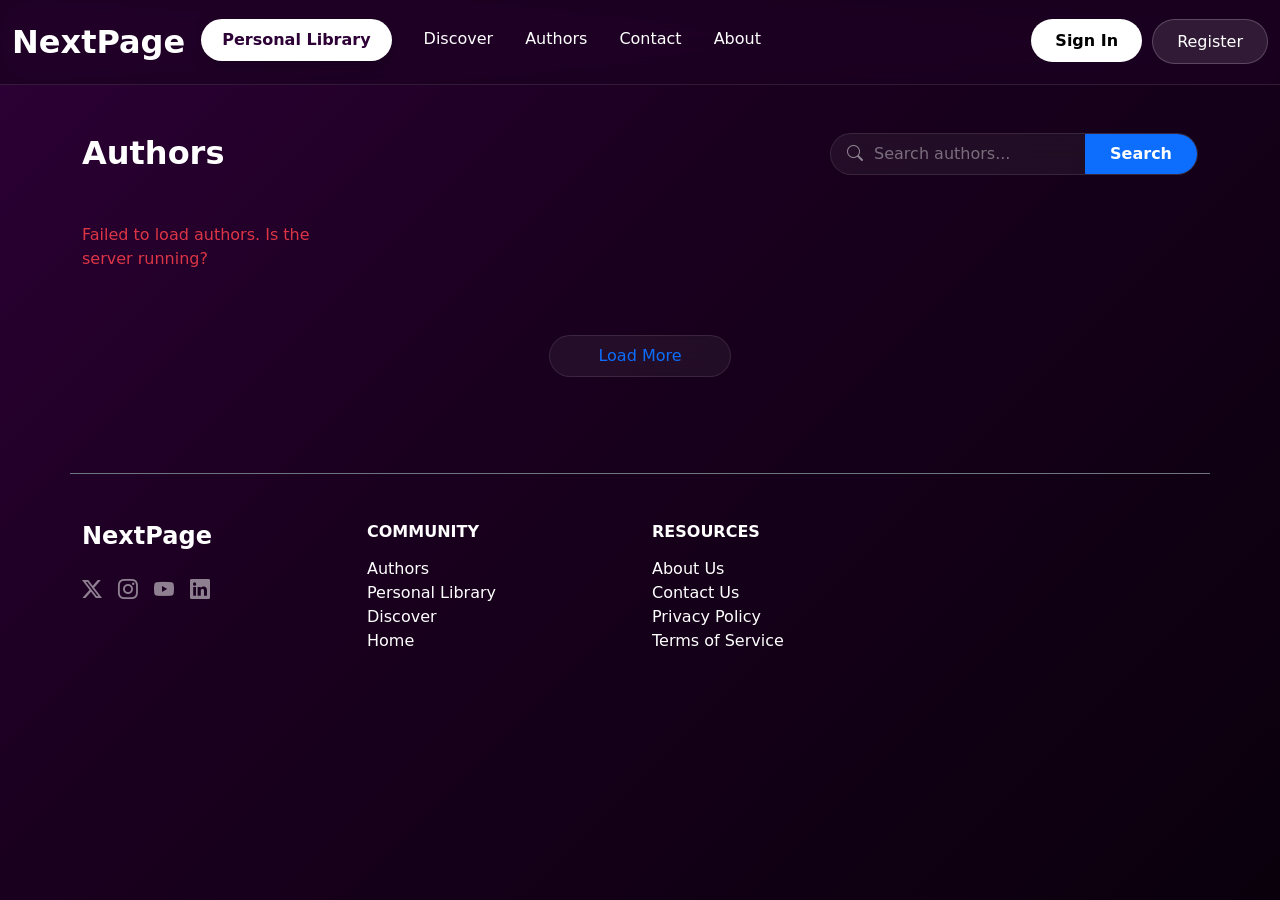
<file: Authors.html>
<!doctype html>
<html lang="en">
  <head>
    <meta charset="UTF-8" />
    <meta name="viewport" content="width=device-width, initial-scale=1.0" />
    <title>Authors</title>
    <link
      href="https://cdn.jsdelivr.net/npm/bootstrap@5.3.3/dist/css/bootstrap.min.css"
      rel="stylesheet"
    />
    <link
      rel="stylesheet"
      href="https://cdn.jsdelivr.net/npm/bootstrap-icons@1.11.3/font/bootstrap-icons.min.css"
    />
    <link rel="stylesheet" href="css/styles.css" />
    <link rel="stylesheet" href="css/authors.css" />
  </head>
  <body>
    <nav class="navbar navbar-expand-xl navbar-dark sticky-top">
      <div class="container-fluid">
        <a class="navbar-brand fs-2 fw-bold" href="index.html">NextPage</a>
        <button
          class="navbar-toggler"
          type="button"
          data-bs-toggle="collapse"
          data-bs-target="#navbarBasic"
        >
          <span class="navbar-toggler-icon"></span>
        </button>

        <div class="collapse navbar-collapse" id="navbarBasic">
          <ul class="navbar-nav me-auto mb-2 mb-xl-0">
            <li class="nav-item">
              <a class="nav-link active" href="./library.html" id="personalLibraryLink" data-i18n="nav_library">Personal Library</a>
            </li>
            <li class="nav-item">
              <a class="nav-link active" href="discover.html" data-i18n="nav_discover">Discover</a>
            </li>
            <li class="nav-item">
              <a class="nav-link active" href="authors.html" data-i18n="nav_authors">Authors</a>
            </li>
            <li class="nav-item">
              <a class="nav-link active" href="#" data-bs-toggle="modal" data-bs-target="#contactModal" data-i18n="nav_contact">Contact</a>
            </li>
            <li class="nav-item">
              <a class="nav-link active" href="./about.html" data-i18n="nav_about">About</a>
            </li>
            <li class="nav-item sign-in ms-xl-auto" id="signInItem">
              <a class="nav-link active" href="#" data-bs-toggle="modal" data-bs-target="#loginModal" data-i18n="nav_signin">Sign In</a>
            </li>
            <li class="nav-item" id="registerItem">
              <a class="nav-link active register-btn" href="#" data-bs-toggle="modal" data-bs-target="#registerModal" data-i18n="nav_register">Register</a>
            </li>

            <li class="nav-item dropdown d-none ms-xl-auto" id="userProfileItem">
              <a class="nav-link dropdown-toggle text-white d-flex align-items-center gap-2" href="#" role="button" data-bs-toggle="dropdown" aria-expanded="false">
                <i class="bi bi-person-circle fs-4"></i>
                <span class="fw-bold" data-i18n="nav_my_account">My Account</span>
              </a>
              <ul class="dropdown-menu dropdown-menu-end dropdown-menu-dark">
                <li><a class="dropdown-item" href="library.html" data-i18n="nav_library">Library</a></li>
                <li><a class="dropdown-item" href="#" data-bs-toggle="modal" data-bs-target="#settingsModal" data-i18n="nav_settings">Settings</a></li>
                <li><hr class="dropdown-divider" /></li>
                <li><a class="dropdown-item text-danger" href="#" id="logoutBtn" data-i18n="nav_logout">Logout</a></li>
              </ul>
            </li>
          </ul>

          <!-- Optimized Search Form Inside Collapse -->
          <form class="d-flex search-form-responsive mt-3 mt-xl-0" action="discover.html" method="GET">
            <div class="input-group">
              <input class="form-control" type="search" name="q" placeholder="Search novels..." aria-label="Search" data-i18n="search_placeholder" />
              <button class="btn btn-search" type="submit">
                <i class="bi bi-search"></i>
              </button>
            </div>
          </form>
        </div>
      </div>
    </nav>

    <main class="container my-5">
      <div class="d-flex justify-content-between align-items-center flex-wrap gap-3 mb-5">
        <h2 class="text-white fw-bold mb-0" data-i18n="nav_authors">Authors</h2>
        <form class="d-flex" action="authors.html" method="GET">
          <div class="input-group text-search-group glass-effect rounded-pill overflow-hidden">
            <span class="input-group-text bg-transparent border-0 text-white-50 ps-3">
              <i class="bi bi-search"></i>
            </span>
            <input class="form-control glass-input py-2 ps-0" type="search" name="q" placeholder="Search authors..." aria-label="Search" data-i18n="search_author_placeholder" />
            <button class="btn btn-primary px-4 fw-bold" type="submit">
              Search
            </button>
          </div>
        </form>
      </div>
      <div
        class="row row-cols-1 row-cols-md-3 row-cols-lg-4 g-4"
        id="authorsGrid"
      ></div>
    </main>

    <footer class="footer-section pt-5 pb-4">
      <div class="container">
        <div class="row border-top border-secondary pt-5">
          <div class="col-lg-3 mb-4">
            <h4 class="fw-bold mb-4">NextPage</h4>
            <div class="d-flex gap-3 fs-5 social-icons">
              <a href="#" class="text-white-50"><i class="bi bi-twitter-x"></i></a>
              <a href="#" class="text-white-50"><i class="bi bi-instagram"></i></a>
              <a href="#" class="text-white-50"><i class="bi bi-youtube"></i></a>
              <a href="#" class="text-white-50"><i class="bi bi-linkedin"></i></a>
            </div>
          </div>
          <div class="col-6 col-md-3 col-lg-3 mb-4">
            <h6 class="text-uppercase fw-bold mb-3" data-i18n="footer_community">Community</h6>
            <ul class="list-unstyled footer-links">
              <li><a href="authors.html" data-i18n="nav_authors">Authors</a></li>
              <li><a href="library.html" data-i18n="nav_library">Personal Library</a></li>
              <li><a href="discover.html" data-i18n="nav_discover">Discover Novels</a></li>
              <li><a href="index.html" data-i18n="footer_home">Home</a></li>
            </ul>
          </div>
          <div class="col-6 col-md-3 col-lg-3 mb-4">
            <h6 class="text-uppercase fw-bold mb-3" data-i18n="footer_resources">Resources</h6>
            <ul class="list-unstyled footer-links">
              <li><a href="about.html" data-i18n="footer_about">About Us</a></li>
              <li><a href="#" data-bs-toggle="modal" data-bs-target="#contactModal" data-i18n="footer_contact">Contact Us</a></li>
              <li><a href="#" data-i18n="footer_privacy">Privacy Policy</a></li>
              <li><a href="#" data-i18n="footer_terms">Terms of Service</a></li>
            </ul>
          </div>
        </div>
      </div>
    </footer>
    <div class="hidden">
      <!-- =============== Contact Modal ==================== -->
      <div class="modal fade" id="contactModal" tabindex="-1" aria-hidden="true">
        <div class="modal-dialog modal-dialog-centered modal-lg">
          <div class="modal-content contact-modal-content">
            <button type="button" class="contact-modal-close btn-close" data-bs-dismiss="modal" aria-label="Close"></button>
            <div class="modal-body p-4">
              <div class="row g-4 align-items-center">
                <div class="col-md-5">
                  <h2 class="display-6 fw-bold text-warning" data-i18n="modal_contact_title">Contact Us</h2>
                  <p class="text-white-50" data-i18n="contact_desc">Have a question? Send us a message and we'll get back to you within 24 hours.</p>
                  <ul class="list-unstyled mt-4">
                    <li class="mb-2"><i class="bi bi-envelope-fill me-2 text-warning"></i>support@nextpage.com</li>
                    <li><i class="bi bi-geo-alt-fill me-2 text-warning"></i>123 WebNovel St, Fiction City</li>
                  </ul>
                </div>
                <div class="col-md-7">
                  <form id="contactForm">
                    <div class="row g-3">
                      <div class="col-md-6"><input type="text" class="form-control bg-secondary text-white border-0 py-3" placeholder="Name" data-i18n="placeholder_name" required /></div>
                      <div class="col-md-6"><input type="email" class="form-control bg-secondary text-white border-0 py-3" placeholder="Email" data-i18n="placeholder_email" required /></div>
                      <div class="col-12"><textarea class="form-control bg-secondary text-white border-0 py-3" rows="4" placeholder="Your Message..." data-i18n="placeholder_message" required></textarea></div>
                      <div class="col-12"><button type="submit" class="btn btn-warning w-100 fw-bold py-3 text-uppercase" data-i18n="btn_send">Send Message</button></div>
                    </div>
                  </form>
                </div>
              </div>
            </div>
          </div>
        </div>
      </div>
      <!-- =============== Login modal ==================== -->
      <div class="modal fade" id="loginModal" tabindex="-1" aria-hidden="true">
        <div class="modal-dialog modal-dialog-centered">
          <div class="modal-content">
            <div class="modal-header border-0 pb-0">
              <h5 class="modal-title fw-bold" data-i18n="modal_welcome">Welcome Back</h5>
              <button
                type="button"
                class="btn-close"
                data-bs-dismiss="modal"
                aria-label="Close"
              ></button>
            </div>
            <div class="modal-body p-4">
              <form id="loginForm">
                <div class="mb-3">
                  <label for="email" class="form-label" data-i18n="label_username">Username / Email</label>
                  <input type="text" class="form-control" id="email" required />
                </div>
                <div class="mb-4">
                  <label for="password" class="form-label" data-i18n="label_password">Password</label>
                  <input
                    type="password"
                    class="form-control"
                    id="password"
                    required
                  />
                </div>
                <div class="mb-3 form-check">
                  <input
                    type="checkbox"
                    class="form-check-input"
                    id="rememberMe"
                  />
                  <label class="form-check-label" for="rememberMe" data-i18n="label_remember"
                    >Remember me</label
                  >
                </div>
                <button
                  type="submit"
                  class="btn btn-warning w-100 mb-3 fw-bold"
                  data-i18n="btn_login"
                >
                  Log in
                </button>
                <div class="text-center mt-3">
                  <span data-i18n="label_no_account">Don't have an account? </span>
                  <a
                    href="#"
                    class="text-decoration-none text-dark fw-bold"
                    data-bs-toggle="modal"
                    data-bs-target="#registerModal"
                    data-bs-dismiss="modal"
                    data-i18n="link_create"
                    >Create one</a
                  >
                </div>
              </form>
              <div id="loginMessage" class="mt-3 text-center fw-bold"></div>
            </div>
          </div>
        </div>
      </div>

      <div
        class="modal fade"
        id="registerModal"
        tabindex="-1"
        aria-hidden="true"
      >
        <div class="modal-dialog modal-dialog-centered">
          <div class="modal-content">
            <div class="modal-header border-0 pb-0">
              <h5 class="modal-title fw-bold" data-i18n="modal_create">Create Account</h5>
              <button
                type="button"
                class="btn-close"
                data-bs-dismiss="modal"
                aria-label="Close"
              ></button>
            </div>
            <div class="modal-body p-4">
              <form id="registerForm">
                <div class="mb-3">
                  <label for="regUsername" class="form-label" data-i18n="label_username">Username</label>
                  <input
                    type="text"
                    class="form-control"
                    id="regUsername"
                    required
                  />
                </div>
                <div class="mb-3">
                  <label for="regEmail" class="form-label" data-i18n="label_email">Email address</label>
                  <input
                    type="email"
                    class="form-control"
                    id="regEmail"
                    required
                  />
                </div>
                <div class="mb-3">
                  <label for="regPassword" class="form-label" data-i18n="label_password">Password</label>
                  <input
                    type="password"
                    class="form-control"
                    id="regPassword"
                    required
                  />
                </div>
                <div class="mb-4">
                  <label for="regConfirmPassword" class="form-label" data-i18n="label_confirm"
                    >Confirm Password</label
                  >
                  <input
                    type="password"
                    class="form-control"
                    id="regConfirmPassword"
                    required
                  />
                </div>
                <button type="submit" class="btn btn-dark w-100 mb-3" data-i18n="btn_register">
                  Register
                </button>
                <div class="text-center mt-3">
                  <span data-i18n="label_already">Already have an account? </span>
                  <a
                    href="#"
                    class="text-decoration-none text-dark fw-bold"
                    data-bs-toggle="modal"
                    data-bs-target="#loginModal"
                    data-bs-dismiss="modal"
                    data-i18n="btn_login"
                    >Log in</a
                  >
                </div>
              </form>
              <div id="registerMessage" class="mt-3 text-center fw-bold"></div>
            </div>
          </div>
        </div>
      </div>
    </div>
    <!-- =============== Settings/Preferences Modal ==================== -->
    <div class="modal fade" id="settingsModal" tabindex="-1" aria-hidden="true">
      <div class="modal-dialog modal-dialog-centered">
        <div class="modal-content settings-modal-content">
          <div class="modal-header settings-modal-header border-0">
            <h5 class="modal-title fw-bold" data-i18n="settings_title">Preference</h5>
            <button type="button" class="btn-close btn-close-white" data-bs-dismiss="modal" aria-label="Close"></button>
          </div>
          <div class="modal-body p-0">
            <!-- Genre Preference Section -->
            <div class="preference-section">
              <div class="preference-title" data-i18n="settings_genre">Genre Preference</div>
              
              <div class="preference-item genre-option" data-genre="romance">
                <div class="preference-info">
                  <h6 data-i18n="genre_romance">More Romance</h6>
                  <p data-i18n="genre_romance_desc">More fiction in contemporary and other romance</p>
                </div>
                <div class="check-circle"></div>
              </div>

              <div class="preference-item genre-option active" data-genre="fantasy">
                <div class="preference-info">
                  <h6 data-i18n="genre_fantasy">More Fantasy</h6>
                  <p data-i18n="genre_fantasy_desc">More fiction in fantasy, games, and magical realism</p>
                </div>
                <div class="check-circle"></div>
              </div>
            </div>

            <!-- Content Safety Section -->
            <div class="preference-section mt-4">
              <div class="preference-title" data-i18n="settings_safety">Content Safety</div>
              
              <div class="preference-item safety-option" id="hideAdultToggle">
                <div class="preference-info">
                  <h6 data-i18n="hide_adult_title">Hide Adult Content</h6>
                  <p data-i18n="hide_adult_desc">Filter out mature and erotica novels</p>
                </div>
                <div class="check-circle"></div>
              </div>
            </div>

            <!-- Language Section -->
            <div class="preference-section mt-4">
              <div class="preference-title" data-i18n="settings_lang">Language</div>
              
              <div class="preference-item lang-option active" data-lang="en">
                <div class="preference-info">
                  <h6 data-i18n="lang_en">English</h6>
                </div>
                <div class="check-circle"></div>
              </div>

              <div class="preference-item lang-option" data-lang="ar">
                <div class="preference-info">
                  <h6 data-i18n="lang_ar">العربية</h6>
                </div>
                <div class="check-circle"></div>
              </div>

              <div class="preference-item lang-option" data-lang="es">
                <div class="preference-info">
                  <h6 data-i18n="lang_es">Español</h6>
                </div>
                <div class="check-circle"></div>
              </div>
            </div>
          </div>
        </div>
      </div>
    </div>

    <script src="https://cdn.jsdelivr.net/npm/bootstrap@5.3.3/dist/js/bootstrap.bundle.min.js"></script>
    <script src="js/config.js"></script>
    <script src="js/renderData.js"></script>
    <script src="js/i18n.js"></script>
    <script src="js/script.js"></script>
    <script src="js/authors.js"></script>
  </body>
</html>
</file>
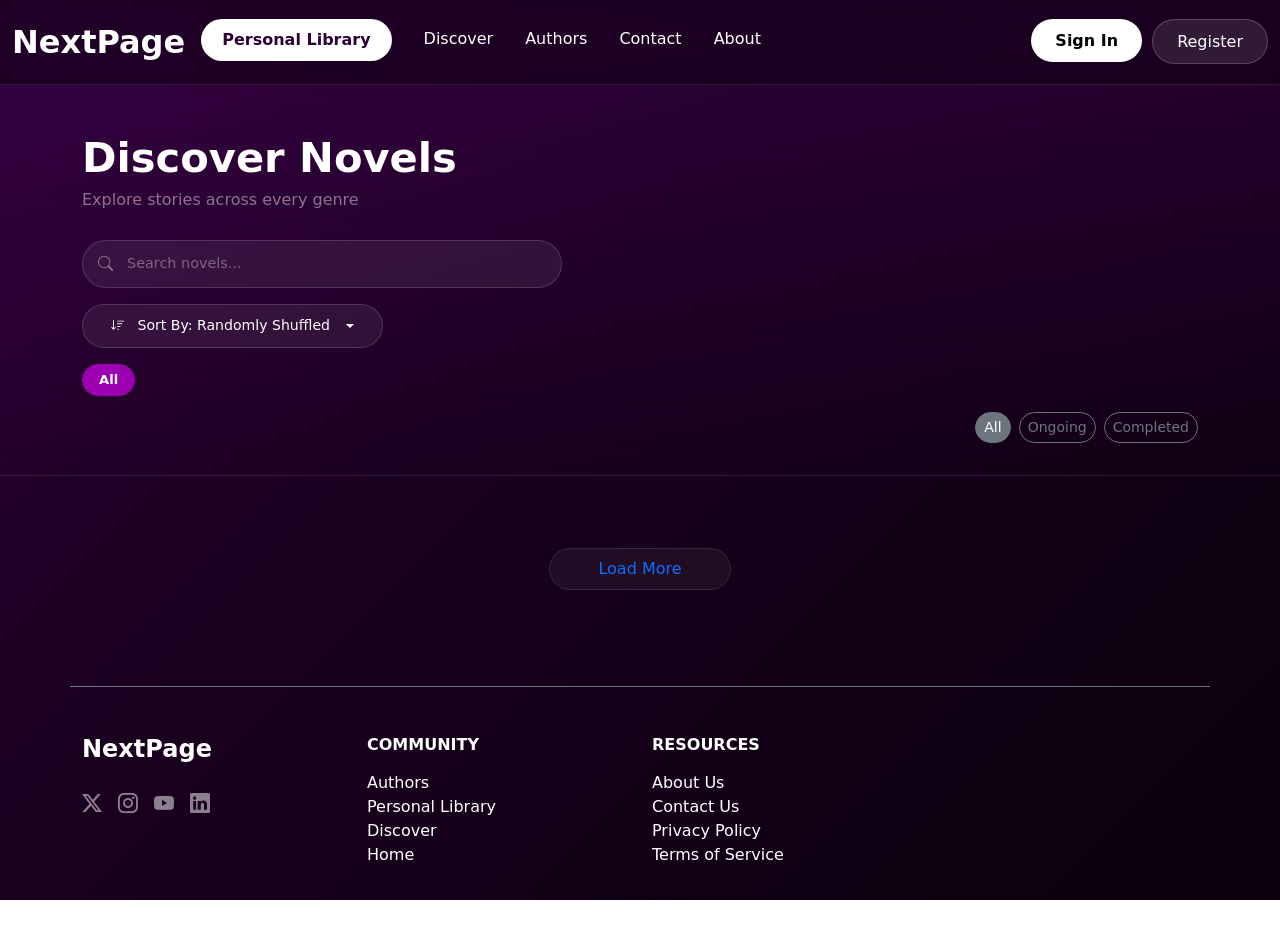
<file: Discover.html>
<!DOCTYPE html>
<html lang="en">
<head>
    <meta charset="UTF-8">
    <meta name="viewport" content="width=device-width, initial-scale=1.0">
    <title>Discover Novels - NextPage</title>
    <meta name="description" content="Browse and discover web novels across all genres on NextPage." />
    
    <link
      href="https://cdn.jsdelivr.net/npm/bootstrap@5.3.3/dist/css/bootstrap.min.css"
      rel="stylesheet"
    />
    <link
      rel="stylesheet"
      href="https://cdn.jsdelivr.net/npm/bootstrap-icons@1.11.3/font/bootstrap-icons.min.css"
    />
    <link rel="stylesheet" href="css/styles.css" />
    <link rel="stylesheet" href="css/discover.css" />

</head>
<body>

    <nav class="navbar navbar-expand-xl navbar-dark sticky-top">
      <div class="container-fluid">
        <a class="navbar-brand fs-2 fw-bold" href="index.html">NextPage</a>
        <button
          class="navbar-toggler"
          type="button"
          data-bs-toggle="collapse"
          data-bs-target="#navbarBasic"
        >
          <span class="navbar-toggler-icon"></span>
        </button>

        <div class="collapse navbar-collapse" id="navbarBasic">
          <ul class="navbar-nav me-auto mb-2 mb-xl-0">
            <li class="nav-item">
              <a class="nav-link active" href="./library.html" id="personalLibraryLink" data-i18n="nav_library">Personal Library</a>
            </li>
            <li class="nav-item">
              <a class="nav-link active" href="discover.html" data-i18n="nav_discover">Discover</a>
            </li>
            <li class="nav-item">
              <a class="nav-link active" href="authors.html" data-i18n="nav_authors">Authors</a>
            </li>
            <li class="nav-item">
              <a class="nav-link active" href="#" data-bs-toggle="modal" data-bs-target="#contactModal" data-i18n="nav_contact">Contact</a>
            </li>
            <li class="nav-item">
              <a class="nav-link active" href="./about.html" data-i18n="nav_about">About</a>
            </li>
            <li class="nav-item sign-in ms-xl-auto" id="signInItem">
              <a class="nav-link active" href="#" data-bs-toggle="modal" data-bs-target="#loginModal" data-i18n="nav_signin">Sign In</a>
            </li>
            <li class="nav-item" id="registerItem">
              <a class="nav-link active register-btn" href="#" data-bs-toggle="modal" data-bs-target="#registerModal" data-i18n="nav_register">Register</a>
            </li>

            <li class="nav-item dropdown d-none ms-xl-auto" id="userProfileItem">
              <a class="nav-link dropdown-toggle text-white d-flex align-items-center gap-2" href="#" role="button" data-bs-toggle="dropdown" aria-expanded="false">
                <i class="bi bi-person-circle fs-4"></i>
                <span class="fw-bold" data-i18n="nav_my_account">My Account</span>
              </a>
              <ul class="dropdown-menu dropdown-menu-end dropdown-menu-dark">
                <li><a class="dropdown-item" href="library.html" data-i18n="nav_library">Library</a></li>
                <li><a class="dropdown-item" href="#" data-bs-toggle="modal" data-bs-target="#settingsModal" data-i18n="nav_settings">Settings</a></li>
                <li><hr class="dropdown-divider" /></li>
                <li><a class="dropdown-item text-danger" href="#" id="logoutBtn" data-i18n="nav_logout">Logout</a></li>
              </ul>
            </li>
          </ul>

          <!-- Optimized Search Form Inside Collapse -->
          <form class="d-flex search-form-responsive mt-3 mt-xl-0" action="discover.html" method="GET">
            <div class="input-group">
              <input class="form-control" type="search" name="q" placeholder="Search novels..." aria-label="Search" data-i18n="search_placeholder" />
              <button class="btn btn-search" type="submit">
                <i class="bi bi-search"></i>
              </button>
            </div>
          </form>
        </div>
      </div>
    </nav>

    <!-- =============== Discover Hero ==================== -->
    <div class="discover-hero">
      <div class="container">
        <h1 class="discover-title" id="discoverHeading" data-i18n="discover_title">Discover Novels</h1>
        <p class="discover-subtitle" data-i18n="discover_subtitle">Explore stories across every genre</p>

        <!-- Search & Filter Bar -->
        <div class="discover-controls">
          <div class="discover-search-wrapper">
            <i class="bi bi-search discover-search-icon"></i>
            <input
              type="text"
              id="discoverSearch"
              class="discover-search-input"
              placeholder="Search by title or author..."
              data-i18n="search_placeholder"
            />
          </div>
          
          <div class="dropdown sort-dropdown">
            <button class="btn dropdown-toggle sort-btn" type="button" id="sortDropdown" data-bs-toggle="dropdown" aria-expanded="false">
              <i class="bi bi-sort-down me-2"></i>
              <span id="activeSortLabel" data-i18n="sort_by">Sort By</span>
            </button>
            <ul class="dropdown-menu dropdown-menu-dark dropdown-menu-end shadow-lg border-secondary" aria-labelledby="sortDropdown">
              <li><a class="dropdown-item active" href="#" data-sort="random" data-i18n="sort_random">Randomly Shuffled</a></li>
              <li><a class="dropdown-item" href="#" data-sort="recently" data-i18n="sort_recently">Recently Added</a></li>
              <li><a class="dropdown-item" href="#" data-sort="popular" data-i18n="sort_popular">Most Popular</a></li>
              <li><a class="dropdown-item" href="#" data-sort="rating" data-i18n="sort_rating">Top Rated</a></li>
            </ul>
          </div>

          <div class="discover-filter-pills" id="categoryPills"></div>
          
          <!-- Status Filter -->
          <div class="discover-status-filters d-flex gap-2 ms-lg-auto" id="statusFilters">
            <button class="btn btn-sm btn-outline-secondary rounded-pill active" data-status="all" data-i18n="filter_all">All</button>
            <button class="btn btn-sm btn-outline-secondary rounded-pill" data-status="ongoing" data-i18n="filter_ongoing">Ongoing</button>
            <button class="btn btn-sm btn-outline-secondary rounded-pill" data-status="completed" data-i18n="filter_completed">Completed</button>
          </div>
        </div>
      </div>
    </div>

    <main class="container my-5 reveal-on-scroll">
      <div class="row g-4" id="discoverGrid"></div>
      <p class="text-center text-white-50 mt-5 d-none" id="noResultsMsg" data-i18n="no_results">
        No novels found matching your search.
      </p>
    </main>

    <footer class="footer-section pt-5">
      <div class="container">
        <div class="row border-top border-secondary pt-5 pb-4">
          <div class="col-lg-3 mb-4">
            <h4 class="fw-bold mb-4">NextPage</h4>
            <div class="d-flex gap-3 fs-5 social-icons">
              <a href="#" class="text-white-50"
                ><i class="bi bi-twitter-x"></i
              ></a>
              <a href="#" class="text-white-50"
                ><i class="bi bi-instagram"></i
              ></a>
              <a href="#" class="text-white-50"
                ><i class="bi bi-youtube"></i
              ></a>
              <a href="#" class="text-white-50"
                ><i class="bi bi-linkedin"></i
              ></a>
            </div>
          </div>
          <div class="col-6 col-md-3 col-lg-3 mb-4">
            <h6 class="text-uppercase fw-bold mb-3" data-i18n="footer_community">Community</h6>
            <ul class="list-unstyled footer-links">
              <li><a href="authors.html" data-i18n="nav_authors">Authors</a></li>
              <li><a href="library.html" data-i18n="nav_library">Personal Library</a></li>
              <li><a href="discover.html" data-i18n="nav_discover">Discover Novels</a></li>
              <li><a href="index.html" data-i18n="footer_home">Home</a></li>
            </ul>
          </div>
          <div class="col-6 col-md-3 col-lg-3 mb-4">
            <h6 class="text-uppercase fw-bold mb-3" data-i18n="footer_resources">Resources</h6>
            <ul class="list-unstyled footer-links">
              <li><a href="about.html" data-i18n="footer_about">About Us</a></li>
              <li><a href="#" data-bs-toggle="modal" data-bs-target="#contactModal" data-i18n="footer_contact">Contact Us</a></li>
              <li><a href="#" data-i18n="footer_privacy">Privacy Policy</a></li>
              <li><a href="#" data-i18n="footer_terms">Terms of Service</a></li>
            </ul>
          </div>
        </div>
      </div>
    </footer>
        <div class="hidden">
      <!-- =============== Contact Modal ==================== -->
      <div class="modal fade" id="contactModal" tabindex="-1" aria-hidden="true">
        <div class="modal-dialog modal-dialog-centered modal-lg">
          <div class="modal-content contact-modal-content">
            <button type="button" class="contact-modal-close btn-close" data-bs-dismiss="modal" aria-label="Close"></button>
            <div class="modal-body p-4">
              <div class="row g-4 align-items-center">
                <div class="col-md-5">
                  <h2 class="display-6 fw-bold text-warning" data-i18n="modal_contact_title">Contact Us</h2>
                  <p class="text-white-50" data-i18n="contact_desc">Have a question? Send us a message and we'll get back to you within 24 hours.</p>
                  <ul class="list-unstyled mt-4">
                    <li class="mb-2"><i class="bi bi-envelope-fill me-2 text-warning"></i>support@nextpage.com</li>
                    <li><i class="bi bi-geo-alt-fill me-2 text-warning"></i>123 WebNovel St, Fiction City</li>
                  </ul>
                </div>
                <div class="col-md-7">
                  <form id="contactForm">
                    <div class="row g-3">
                      <div class="col-md-6"><input type="text" class="form-control bg-secondary text-white border-0 py-3" placeholder="Name" data-i18n="placeholder_name" required /></div>
                      <div class="col-md-6"><input type="email" class="form-control bg-secondary text-white border-0 py-3" placeholder="Email" data-i18n="placeholder_email" required /></div>
                      <div class="col-12"><textarea class="form-control bg-secondary text-white border-0 py-3" rows="4" placeholder="Your Message..." data-i18n="placeholder_message" required></textarea></div>
                      <div class="col-12"><button type="submit" class="btn btn-warning w-100 fw-bold py-3 text-uppercase" data-i18n="btn_send">Send Message</button></div>
                    </div>
                  </form>
                </div>
              </div>
            </div>
          </div>
        </div>
      </div>
      <!-- =============== Login modal ==================== -->
      <div class="modal fade" id="loginModal" tabindex="-1" aria-hidden="true">
        <div class="modal-dialog modal-dialog-centered">
          <div class="modal-content">
            <div class="modal-header border-0 pb-0">
              <h5 class="modal-title fw-bold" data-i18n="modal_welcome">Welcome Back</h5>
              <button
                type="button"
                class="btn-close"
                data-bs-dismiss="modal"
                aria-label="Close"
              ></button>
            </div>
            <div class="modal-body p-4">
              <form id="loginForm">
                <div class="mb-3">
                  <label for="email" class="form-label" data-i18n="label_username">Username / Email</label>
                  <input type="text" class="form-control" id="email" required />
                </div>
                <div class="mb-4">
                  <label for="password" class="form-label" data-i18n="label_password">Password</label>
                  <input
                    type="password"
                    class="form-control"
                    id="password"
                    required
                  />
                </div>
                <div class="mb-3 form-check">
                  <input
                    type="checkbox"
                    class="form-check-input"
                    id="rememberMe"
                  />
                  <label class="form-check-label" for="rememberMe" data-i18n="label_remember"
                    >Remember me</label
                  >
                </div>
                <button
                  type="submit"
                  class="btn btn-warning w-100 mb-3 fw-bold"
                  data-i18n="btn_login"
                >
                  Log in
                </button>
                <div class="text-center mt-3">
                  <span data-i18n="label_no_account">Don't have an account? </span>
                  <a
                    href="#"
                    class="text-decoration-none text-dark fw-bold"
                    data-bs-toggle="modal"
                    data-bs-target="#registerModal"
                    data-bs-dismiss="modal"
                    data-i18n="link_create"
                    >Create one</a
                  >
                </div>
              </form>
              <div id="loginMessage" class="mt-3 text-center fw-bold"></div>
            </div>
          </div>
        </div>
      </div>
      <!-- =============== Registeration modal (Hidden) ==================== -->
      <div
        class="modal fade"
        id="registerModal"
        tabindex="-1"
        aria-hidden="true"
      >
        <div class="modal-dialog modal-dialog-centered">
          <div class="modal-content">
            <div class="modal-header border-0 pb-0">
              <h5 class="modal-title fw-bold" data-i18n="modal_create">Create Account</h5>
              <button
                type="button"
                class="btn-close"
                data-bs-dismiss="modal"
                aria-label="Close"
              ></button>
            </div>
            <div class="modal-body p-4">
              <form id="registerForm">
                <div class="mb-3">
                  <label for="regUsername" class="form-label" data-i18n="label_username">Username</label>
                  <input
                    type="text"
                    class="form-control"
                    id="regUsername"
                    required
                  />
                </div>
                <div class="mb-3">
                  <label for="regEmail" class="form-label" data-i18n="label_email">Email address</label>
                  <input
                    type="email"
                    class="form-control"
                    id="regEmail"
                    required
                  />
                </div>
                <div class="mb-3">
                  <label for="regPassword" class="form-label" data-i18n="label_password">Password</label>
                  <input
                    type="password"
                    class="form-control"
                    id="regPassword"
                    required
                  />
                </div>
                <div class="mb-4">
                  <label for="regConfirmPassword" class="form-label" data-i18n="label_confirm"
                    >Confirm Password</label
                  >
                  <input
                    type="password"
                    class="form-control"
                    id="regConfirmPassword"
                    required
                  />
                </div>
                <button type="submit" class="btn btn-dark w-100 mb-3" data-i18n="btn_register">
                  Register
                </button>

                <div class="text-center mt-3">
                  <span data-i18n="label_already">Already have an account? </span>
                  <a
                    href="#"
                    class="text-decoration-none text-dark fw-bold"
                    data-bs-toggle="modal"
                    data-bs-target="#loginModal"
                    data-bs-dismiss="modal"
                    data-i18n="btn_login"
                    >Log in</a
                  >
                </div>
              </form>
              <div id="registerMessage" class="mt-3 text-center fw-bold"></div>
            </div>
          </div>
        </div>
      </div>
    </div>
    <!-- =============== Settings/Preferences Modal ==================== -->
    <div class="modal fade" id="settingsModal" tabindex="-1" aria-hidden="true">
      <div class="modal-dialog modal-dialog-centered">
        <div class="modal-content settings-modal-content">
          <div class="modal-header settings-modal-header border-0">
            <h5 class="modal-title fw-bold" data-i18n="settings_title">Preference</h5>
            <button type="button" class="btn-close btn-close-white" data-bs-dismiss="modal" aria-label="Close"></button>
          </div>
          <div class="modal-body p-0">
            <!-- Genre Preference Section -->
            <div class="preference-section">
              <div class="preference-title" data-i18n="settings_genre">Genre Preference</div>
              
              <div class="preference-item genre-option" data-genre="romance">
                <div class="preference-info">
                  <h6 data-i18n="genre_romance">More Romance</h6>
                  <p data-i18n="genre_romance_desc">More fiction in contemporary and other romance</p>
                </div>
                <div class="check-circle"></div>
              </div>

              <div class="preference-item genre-option active" data-genre="fantasy">
                <div class="preference-info">
                  <h6 data-i18n="genre_fantasy">More Fantasy</h6>
                  <p data-i18n="genre_fantasy_desc">More fiction in fantasy, games, and magical realism</p>
                </div>
                <div class="check-circle"></div>
              </div>
            </div>

            <!-- Content Safety Section -->
            <div class="preference-section mt-4">
              <div class="preference-title" data-i18n="settings_safety">Content Safety</div>
              
              <div class="preference-item safety-option" id="hideAdultToggle">
                <div class="preference-info">
                  <h6 data-i18n="hide_adult_title">Hide Adult Content</h6>
                  <p data-i18n="hide_adult_desc">Filter out mature and erotica novels</p>
                </div>
                <div class="check-circle"></div>
              </div>
            </div>

            <!-- Language Section -->
            <div class="preference-section mt-4">
              <div class="preference-title" data-i18n="settings_lang">Language</div>
              
              <div class="preference-item lang-option active" data-lang="en">
                <div class="preference-info">
                  <h6 data-i18n="lang_en">English</h6>
                </div>
                <div class="check-circle"></div>
              </div>

              <div class="preference-item lang-option" data-lang="ar">
                <div class="preference-info">
                  <h6 data-i18n="lang_ar">العربية</h6>
                </div>
                <div class="check-circle"></div>
              </div>

              <div class="preference-item lang-option" data-lang="es">
                <div class="preference-info">
                  <h6 data-i18n="lang_es">Español</h6>
                </div>
                <div class="check-circle"></div>
              </div>
            </div>
          </div>
        </div>
      </div>
    </div>

    <script src="https://cdn.jsdelivr.net/npm/bootstrap@5.3.3/dist/js/bootstrap.bundle.min.js"></script>
    <script src="js/config.js"></script>
    <script src="js/renderData.js"></script>
    <script src="js/i18n.js"></script>
    <script src="js/script.js"></script>
    <script src="js/discover.js"></script>
  </body>
</html>
</file>
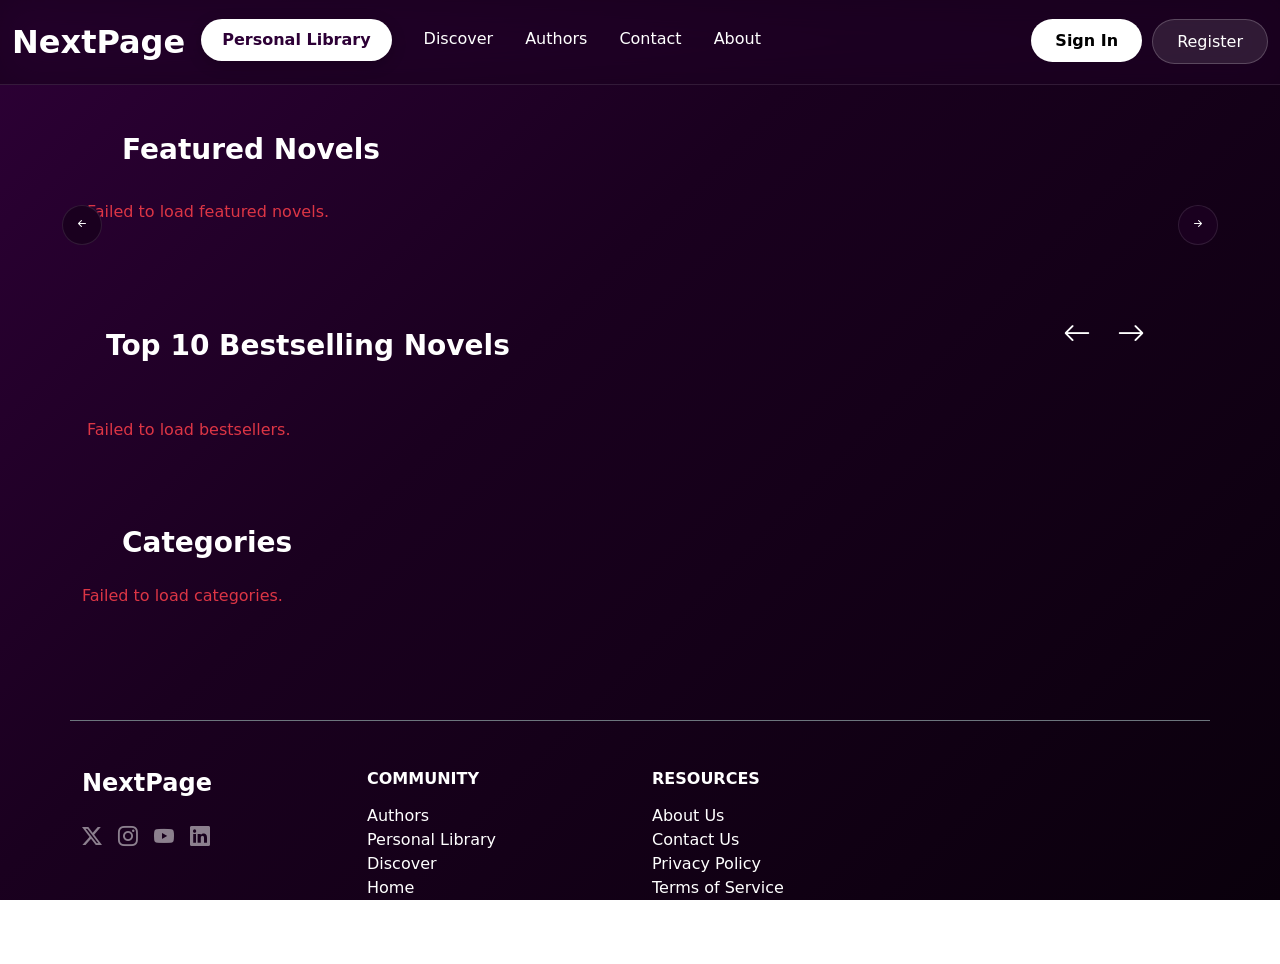
<file: library.html>
<!doctype html>
<html lang="en">
  <head>
    <meta charset="UTF-8" />
    <meta name="viewport" content="width=device-width, initial-scale=1.0" />
    <title>My Library - NextPage</title>
    <link rel="stylesheet" href="css/library.css" />
    <link
      href="https://cdn.jsdelivr.net/npm/bootstrap@5.3.3/dist/css/bootstrap.min.css"
      rel="stylesheet"
    />
    <link
      rel="stylesheet"
      href="https://cdn.jsdelivr.net/npm/bootstrap-icons@1.11.3/font/bootstrap-icons.min.css"
    />
    <link rel="stylesheet" href="css/styles.css" />
  </head>
  <body>
    <!-- Navbar -->
    <nav class="navbar navbar-expand-xl navbar-dark sticky-top">
      <div class="container-fluid">
        <a class="navbar-brand fs-2 fw-bold" href="index.html">NextPage</a>
        <button
          class="navbar-toggler"
          type="button"
          data-bs-toggle="collapse"
          data-bs-target="#navbarBasic"
        >
          <span class="navbar-toggler-icon"></span>
        </button>

        <div class="collapse navbar-collapse" id="navbarBasic">
          <ul class="navbar-nav me-auto mb-2 mb-xl-0">
            <li class="nav-item">
              <a class="nav-link active" href="./library.html" id="personalLibraryLink" data-i18n="nav_library">Personal Library</a>
            </li>
            <li class="nav-item">
              <a class="nav-link active" href="discover.html" data-i18n="nav_discover">Discover</a>
            </li>
            <li class="nav-item">
              <a class="nav-link active" href="authors.html" data-i18n="nav_authors">Authors</a>
            </li>
            <li class="nav-item">
              <a class="nav-link active" href="#" data-bs-toggle="modal" data-bs-target="#contactModal" data-i18n="nav_contact">Contact</a>
            </li>
            <li class="nav-item">
              <a class="nav-link active" href="./about.html" data-i18n="nav_about">About</a>
            </li>
            <li class="nav-item sign-in ms-xl-auto" id="signInItem">
              <a class="nav-link active" href="#" data-bs-toggle="modal" data-bs-target="#loginModal" data-i18n="nav_signin">Sign In</a>
            </li>
            <li class="nav-item" id="registerItem">
              <a class="nav-link active register-btn" href="#" data-bs-toggle="modal" data-bs-target="#registerModal" data-i18n="nav_register">Register</a>
            </li>

            <li class="nav-item dropdown d-none ms-xl-auto" id="userProfileItem">
              <a class="nav-link dropdown-toggle text-white d-flex align-items-center gap-2" href="#" role="button" data-bs-toggle="dropdown" aria-expanded="false">
                <i class="bi bi-person-circle fs-4"></i>
                <span class="fw-bold" data-i18n="nav_my_account">My Account</span>
              </a>
              <ul class="dropdown-menu dropdown-menu-end dropdown-menu-dark">
                <li><a class="dropdown-item" href="library.html" data-i18n="nav_library">Library</a></li>
                <li><a class="dropdown-item" href="#" data-bs-toggle="modal" data-bs-target="#settingsModal" data-i18n="nav_settings">Settings</a></li>
                <li><hr class="dropdown-divider" /></li>
                <li><a class="dropdown-item text-danger" href="#" id="logoutBtn" data-i18n="nav_logout">Logout</a></li>
              </ul>
            </li>
          </ul>

          <!-- Optimized Search Form Inside Collapse -->
          <form class="d-flex search-form-responsive mt-3 mt-xl-0" action="discover.html" method="GET">
            <div class="input-group">
              <input class="form-control" type="search" name="q" placeholder="Search novels..." aria-label="Search" data-i18n="search_placeholder" />
              <button class="btn btn-search" type="submit">
                <i class="bi bi-search"></i>
              </button>
            </div>
          </form>
        </div>
      </div>
    </nav>

    <main class="container my-5">
      <div class="d-flex justify-content-between align-items-center mb-5">
        <h2 class="text-white fw-bold" data-i18n="library_title">My Personal Library</h2>
        <div class="dropdown">
          <button
            class="btn btn-outline-light dropdown-toggle"
            type="button"
            id="librarySortButton"
            data-bs-toggle="dropdown"
            data-i18n="sort_by"
          >
            Sort By
          </button>
          <ul class="dropdown-menu dropdown-menu-dark" id="sortMenu">
            <li><a class="dropdown-item sort-option" href="#" data-sort="recently" data-i18n="sort_recently">Recently Added</a></li>
            <li><a class="dropdown-item sort-option" href="#" data-sort="rating" data-i18n="sort_rating">Rating</a></li>
            <li><a class="dropdown-item sort-option" href="#" data-sort="az" data-i18n="sort_az">A-Z</a></li>
          </ul>
        </div>
      </div>

      <div class="row g-4" id="libraryGrid"></div>
    </main>

    <footer class="footer-section pt-5">
      <div class="container">
        <div class="row border-top border-secondary pt-5 pb-4">
          <div class="col-lg-3 mb-4">
            <h4 class="fw-bold mb-4">NextPage</h4>
            <div class="d-flex gap-3 fs-5 social-icons">
              <a href="#" class="text-white-50"><i class="bi bi-twitter-x"></i></a>
              <a href="#" class="text-white-50"><i class="bi bi-instagram"></i></a>
              <a href="#" class="text-white-50"><i class="bi bi-youtube"></i></a>
              <a href="#" class="text-white-50"><i class="bi bi-linkedin"></i></a>
            </div>
          </div>
          <div class="col-6 col-md-3 col-lg-3 mb-4">
            <h6 class="text-uppercase fw-bold mb-3" data-i18n="footer_community">Community</h6>
            <ul class="list-unstyled footer-links">
              <li><a href="authors.html" data-i18n="nav_authors">Authors</a></li>
              <li><a href="library.html" data-i18n="nav_library">Personal Library</a></li>
              <li><a href="discover.html" data-i18n="nav_discover">Discover Novels</a></li>
              <li><a href="index.html" data-i18n="footer_home">Home</a></li>
            </ul>
          </div>
          <div class="col-6 col-md-3 col-lg-3 mb-4">
            <h6 class="text-uppercase fw-bold mb-3" data-i18n="footer_resources">Resources</h6>
            <ul class="list-unstyled footer-links">
              <li><a href="about.html" data-i18n="footer_about">About Us</a></li>
              <li><a href="#" data-bs-toggle="modal" data-bs-target="#contactModal" data-i18n="footer_contact">Contact Us</a></li>
              <li><a href="#" data-i18n="footer_privacy">Privacy Policy</a></li>
              <li><a href="#" data-i18n="footer_terms">Terms of Service</a></li>
            </ul>
          </div>
        </div>
      </div>
    </footer>
    <div class="hidden">
      <!-- =============== Contact Modal ==================== -->
      <div class="modal fade" id="contactModal" tabindex="-1" aria-hidden="true">
        <div class="modal-dialog modal-dialog-centered modal-lg">
          <div class="modal-content contact-modal-content">
            <button type="button" class="contact-modal-close btn-close" data-bs-dismiss="modal" aria-label="Close"></button>
            <div class="modal-body p-4">
              <div class="row g-4 align-items-center">
                <div class="col-md-5">
                  <h2 class="display-6 fw-bold text-warning" data-i18n="modal_contact_title">Contact Us</h2>
                  <p class="text-white-50" data-i18n="contact_desc">Have a question? Send us a message and we'll get back to you within 24 hours.</p>
                  <ul class="list-unstyled mt-4">
                    <li class="mb-2"><i class="bi bi-envelope-fill me-2 text-warning"></i>support@nextpage.com</li>
                    <li><i class="bi bi-geo-alt-fill me-2 text-warning"></i>123 WebNovel St, Fiction City</li>
                  </ul>
                </div>
                <div class="col-md-7">
                  <form id="contactForm">
                    <div class="row g-3">
                      <div class="col-md-6"><input type="text" class="form-control bg-secondary text-white border-0 py-3" placeholder="Name" data-i18n="placeholder_name" required /></div>
                      <div class="col-md-6"><input type="email" class="form-control bg-secondary text-white border-0 py-3" placeholder="Email" data-i18n="placeholder_email" required /></div>
                      <div class="col-12"><textarea class="form-control bg-secondary text-white border-0 py-3" rows="4" placeholder="Your Message..." data-i18n="placeholder_message" required></textarea></div>
                      <div class="col-12"><button type="submit" class="btn btn-warning w-100 fw-bold py-3 text-uppercase" data-i18n="btn_send">Send Message</button></div>
                    </div>
                  </form>
                </div>
              </div>
            </div>
          </div>
        </div>
      </div>
      <!-- =============== Login modal ==================== -->
      <div class="modal fade" id="loginModal" tabindex="-1" aria-hidden="true">
        <div class="modal-dialog modal-dialog-centered">
          <div class="modal-content">
            <div class="modal-header border-0 pb-0">
              <h5 class="modal-title fw-bold" data-i18n="modal_welcome">Welcome Back</h5>
              <button
                type="button"
                class="btn-close"
                data-bs-dismiss="modal"
                aria-label="Close"
              ></button>
            </div>
            <div class="modal-body p-4">
              <form id="loginForm">
                <div class="mb-3">
                  <label for="email" class="form-label" data-i18n="label_username">Username / Email</label>
                  <input type="text" class="form-control" id="email" required />
                </div>
                <div class="mb-4">
                  <label for="password" class="form-label" data-i18n="label_password">Password</label>
                  <input
                    type="password"
                    class="form-control"
                    id="password"
                    required
                  />
                </div>
                <div class="mb-3 form-check">
                  <input
                    type="checkbox"
                    class="form-check-input"
                    id="rememberMe"
                  />
                  <label class="form-check-label" for="rememberMe" data-i18n="label_remember"
                    >Remember me</label
                  >
                </div>
                <button
                  type="submit"
                  class="btn btn-warning w-100 mb-3 fw-bold"
                  data-i18n="btn_login"
                >
                  Log in
                </button>
                <div class="text-center mt-3">
                  <span data-i18n="label_no_account">Don't have an account? </span>
                  <a
                    href="#"
                    class="text-decoration-none text-dark fw-bold"
                    data-bs-toggle="modal"
                    data-bs-target="#registerModal"
                    data-bs-dismiss="modal"
                    data-i18n="link_create"
                    >Create one</a
                  >
                </div>
              </form>
              <div id="loginMessage" class="mt-3 text-center fw-bold"></div>
            </div>
          </div>
        </div>
      </div>

      <div
        class="modal fade"
        id="registerModal"
        tabindex="-1"
        aria-hidden="true"
      >
        <div class="modal-dialog modal-dialog-centered">
          <div class="modal-content">
            <div class="modal-header border-0 pb-0">
              <h5 class="modal-title fw-bold" data-i18n="modal_create">Create Account</h5>
              <button
                type="button"
                class="btn-close"
                data-bs-dismiss="modal"
                aria-label="Close"
              ></button>
            </div>
            <div class="modal-body p-4">
              <form id="registerForm">
                <div class="mb-3">
                  <label for="regUsername" class="form-label" data-i18n="label_username">Username</label>
                  <input
                    type="text"
                    class="form-control"
                    id="regUsername"
                    required
                  />
                </div>
                <div class="mb-3">
                  <label for="regEmail" class="form-label" data-i18n="label_email">Email address</label>
                  <input
                    type="email"
                    class="form-control"
                    id="regEmail"
                    required
                  />
                </div>
                <div class="mb-3">
                  <label for="regPassword" class="form-label" data-i18n="label_password">Password</label>
                  <input
                    type="password"
                    class="form-control"
                    id="regPassword"
                    required
                  />
                </div>
                <div class="mb-4">
                  <label for="regConfirmPassword" class="form-label" data-i18n="label_confirm"
                    >Confirm Password</label
                  >
                  <input
                    type="password"
                    class="form-control"
                    id="regConfirmPassword"
                    required
                  />
                </div>
                <button type="submit" class="btn btn-dark w-100 mb-3" data-i18n="btn_register">
                  Register
                </button>
                <div class="text-center mt-3">
                  <span data-i18n="label_already">Already have an account? </span>
                  <a
                    href="#"
                    class="text-decoration-none text-dark fw-bold"
                    data-bs-toggle="modal"
                    data-bs-target="#loginModal"
                    data-bs-dismiss="modal"
                    data-i18n="btn_login"
                    >Log in</a
                  >
                </div>
              </form>
              <div id="registerMessage" class="mt-3 text-center fw-bold"></div>
            </div>
          </div>
        </div>
      </div>
    </div>
    <!-- =============== Settings/Preferences Modal ==================== -->
    <div class="modal fade" id="settingsModal" tabindex="-1" aria-hidden="true">
      <div class="modal-dialog modal-dialog-centered">
        <div class="modal-content settings-modal-content">
          <div class="modal-header settings-modal-header border-0">
            <h5 class="modal-title fw-bold" data-i18n="settings_title">Preference</h5>
            <button type="button" class="btn-close btn-close-white" data-bs-dismiss="modal" aria-label="Close"></button>
          </div>
          <div class="modal-body p-0">
            <!-- Genre Preference Section -->
            <div class="preference-section">
              <div class="preference-title" data-i18n="settings_genre">Genre Preference</div>
              
              <div class="preference-item genre-option" data-genre="romance">
                <div class="preference-info">
                  <h6 data-i18n="genre_romance">More Romance</h6>
                  <p data-i18n="genre_romance_desc">More fiction in contemporary and other romance</p>
                </div>
                <div class="check-circle"></div>
              </div>

              <div class="preference-item genre-option active" data-genre="fantasy">
                <div class="preference-info">
                  <h6 data-i18n="genre_fantasy">More Fantasy</h6>
                  <p data-i18n="genre_fantasy_desc">More fiction in fantasy, games, and magical realism</p>
                </div>
                <div class="check-circle"></div>
              </div>
            </div>

            <!-- Content Safety Section -->
            <div class="preference-section mt-4">
              <div class="preference-title" data-i18n="settings_safety">Content Safety</div>
              
              <div class="preference-item safety-option" id="hideAdultToggle">
                <div class="preference-info">
                  <h6 data-i18n="hide_adult_title">Hide Adult Content</h6>
                  <p data-i18n="hide_adult_desc">Filter out mature and erotica novels</p>
                </div>
                <div class="check-circle"></div>
              </div>
            </div>

            <!-- Language Section -->
            <div class="preference-section mt-4">
              <div class="preference-title" data-i18n="settings_lang">Language</div>
              
              <div class="preference-item lang-option active" data-lang="en">
                <div class="preference-info">
                  <h6 data-i18n="lang_en">English</h6>
                </div>
                <div class="check-circle"></div>
              </div>

              <div class="preference-item lang-option" data-lang="ar">
                <div class="preference-info">
                  <h6 data-i18n="lang_ar">العربية</h6>
                </div>
                <div class="check-circle"></div>
              </div>

              <div class="preference-item lang-option" data-lang="es">
                <div class="preference-info">
                  <h6 data-i18n="lang_es">Español</h6>
                </div>
                <div class="check-circle"></div>
              </div>
            </div>
          </div>
        </div>
      </div>
    </div>

    <script src="https://cdn.jsdelivr.net/npm/bootstrap@5.3.3/dist/js/bootstrap.bundle.min.js"></script>
    <script src="js/config.js"></script>
    <script src="js/renderData.js"></script>
    <script src="js/i18n.js"></script>
    <script src="js/script.js"></script>
    <script src="js/library.js"></script>
  </body>
</html>
</file>
<file: css/styles.css>
:root {
  --primary-dark: #2d0036;
  --secondary-dark: #1a001f;
  --extra-dark: #0a000c;
  --accent-gold: #f39c12;
  --accent-orange: #e67e22;
  --accent-blue: #00d4ff;
  --glass-bg: rgba(26, 0, 31, 0.8);
  --glass-border: rgba(255, 255, 255, 0.1);
  --text-main: #ffffff;
  --text-muted: rgba(255, 255, 255, 0.65);
  --card-bg: #1a1a1a;
  --input-bg: #2a2a2a;
  --modal-dark: #1e1e2d;
  --accent-blue-alt: #3498db;
}

body {
  background: linear-gradient(135deg, var(--primary-dark) 0%, var(--secondary-dark) 40%, var(--extra-dark) 100%);
  background-attachment: fixed;
  color: var(--text-main);
  min-height: 100vh;
  font-family: 'Inter', system-ui, -apple-system, sans-serif;
}

a {
  color: inherit;
  text-decoration: none;
  transition: opacity 0.2s;
}

a:hover {
  opacity: 0.8;
}

h3 {
  margin: 40px;
  font-weight: bold;
}

/* =========================================
   NAVBAR & LINKS
   ========================================= */
.navbar {
  background-color: var(--glass-bg) !important;
  backdrop-filter: blur(20px) saturate(180%);
  -webkit-backdrop-filter: blur(20px) saturate(180%);
  border-bottom: 1px solid var(--glass-border);
  z-index: 1050;
  padding: 0.8rem 0;
}

.navbar-brand {
  transition: transform 0.3s ease;
}

.navbar-brand:hover {
  transform: scale(1.05);
}

.nav-link {
  font-weight: 500;
  padding: 0.5rem 1rem !important;
  border-radius: 8px;
  position: relative;
  transition: all 0.3s cubic-bezier(0.4, 0, 0.2, 1);
}

/* Specific Style for Personal Library Button */
#personalLibraryLink {
  background-color: #ffffff !important;
  color: var(--primary-dark) !important;
  border-radius: 50px !important;
  padding: 0.5rem 1.25rem !important;
  font-weight: 700 !important;
  border: 1px solid rgba(255, 255, 255, 0.3) !important;
  display: inline-flex;
  align-items: center;
  justify-content: center;
  margin-right: 1rem;
  box-shadow: 0 4px 15px rgba(0, 0, 0, 0.2);
  transition: all 0.3s ease !important;
}

#personalLibraryLink:hover {
  background-color: rgba(255, 255, 255, 0.9) !important;
  transform: translateY(-2px);
  box-shadow: 0 6px 20px rgba(255, 255, 255, 0.15);
}

@media (max-width: 1200px) {
  #personalLibraryLink {
    margin-bottom: 1rem;
    width: fit-content;
  }
}

/* Hover effect for links */
.navbar-nav .nav-link:hover {
  color: #fff !important;
  background-color: rgba(255, 255, 255, 0.08);
}

/* Auth Pill buttons (Sign In / Register) - Desktop only logic refined */
@media (min-width: 1201px) {
  .sign-in .nav-link {
    background-color: white !important;
    color: black !important;
    border-radius: 50px;
    padding: 0.6rem 1.5rem !important;
    font-weight: 700;
  }

  .sign-in .nav-link:hover {
    background-color: #f0f0f0 !important;
    transform: translateY(-2px);
    box-shadow: 0 4px 15px rgba(255, 255, 255, 0.2);
  }

  .register-btn {
    background-color: rgba(255, 255, 255, 0.1) !important;
    border: 1px solid rgba(255, 255, 255, 0.2) !important;
    color: white !important;
    border-radius: 50px;
    padding: 0.6rem 1.5rem !important;
  }

  .register-btn:hover {
    background-color: rgba(255, 255, 255, 0.2) !important;
    border-color: rgba(255, 255, 255, 0.4) !important;
  }
}

/* =========================================
   SEARCH BAR (Navbar Integrated)
   ========================================= */
.search-form-responsive {
  display: none !important; /* Mobile only */
  margin: 0 !important;
  padding: 0 1rem;
}

@media (max-width: 1200px) {
  .search-form-responsive {
    display: flex !important;
  }
}

.search-form-responsive .input-group {
  background: rgba(255, 255, 255, 0.05);
  border: 1px solid rgba(255, 255, 255, 0.1);
  border-radius: 50px;
  overflow: hidden;
  transition: all 0.3s ease;
}

.search-form-responsive .input-group:focus-within {
  background: rgba(255, 255, 255, 0.1);
  border-color: rgba(255, 255, 255, 0.3);
  box-shadow: 0 0 15px rgba(255, 255, 255, 0.05);
}

.search-form-responsive .form-control {
  background: transparent !important;
  border: none !important;
  color: white !important;
  padding: 0.6rem 1.2rem;
  box-shadow: none !important;
}

.search-form-responsive .form-control::placeholder {
  color: rgba(255, 255, 255, 0.4);
}

.search-form-responsive .btn-search {
  background: transparent !important;
  border: none !important;
  color: rgba(255, 255, 255, 0.6) !important;
  padding: 0 1.2rem;
}

.search-form-responsive .btn-search:hover {
  color: white !important;
}

/* =========================================
   NOVEL SLIDERS & CARDS
   ========================================= */
.featured-novels {
  display: flex;
  overflow-x: auto;
  overflow-y: hidden;
  gap: 1rem;

  /* INCREASED: Give the borders and drop-shadows room to render */
  padding-top: 10px;
  padding-bottom: 20px;

  /* Optional: give the left edge a tiny bit of space so the first card's shadow isn't clipped */
  padding-left: 5px;

  scrollbar-width: none;
  -ms-overflow-style: none;
}

.novel-link-wrapper {
  flex: 0 0 auto;
  width: 220px;
}

.card-img-top {
  width: 100%;
  height: auto;
}

.featured-novels .card {
  height: 100%;
  background-color: #1a1a1a;
  border: 1px solid #333;
  border-radius: 8px;
  transition: transform 0.3s ease;
  margin-top: 20px;
}

.featured-novels .card:hover {
  transform: translateY(-10px);
}

.featured-novels .card-img-top {
  height: 240px;
  object-fit: cover;
}

.featured-novels .card-title {
  color: white;
  font-size: 0.9rem;
  overflow: hidden;
  text-overflow: ellipsis;
}

.featured-novels .card-text {
  color: #adb5bd;
  font-size: 0.9rem;
}

.featured-novels .card-body {
  padding: 10px;
}

#bestSellerSlider {
  gap: 40px;
}

#bestSellerSlider .novel-link-wrapper {
  flex: 0 0 300px;
}

#bestSellerSlider .card {
  height: 100%;
}

#bestSellerSlider .card-img-top {
  height: 300px;
  object-fit: cover;
}

/* Slider Navigation Buttons */
.scroll-btn {
  position: absolute;
  top: 50%;
  transform: translateY(-50%);
  z-index: 10;
  border-radius: 50%;
  width: 40px;
  height: 40px;
  display: flex;
  align-items: center;
  justify-content: center;
  border: 1px solid var(--glass-border);
  background-color: var(--secondary-dark) !important;
  color: white;
  transition: all 0.2s;
}

.scroll-btn:hover {
  background-color: var(--primary-dark) !important;
  transform: translateY(-50%) scale(1.1);
}

.scroll-btn.left {
  left: -20px;
}

.scroll-btn.right {
  right: -20px;
}

.custom-nav-btn {
  transition: opacity 0.3s ease;
}

.custom-nav-btn:hover {
  opacity: 0.6;
}

.d-flex h3.m-0 {
  margin: 0 !important;
}

/* =========================================
   CATEGORIES
   ========================================= */
.category-card {
  overflow: hidden;
  border-radius: 12px;
  height: 180px;
  cursor: pointer;
}

.category-card .card-img {
  height: 100%;
  object-fit: cover;
  transition: transform 0.5s ease;
}

.category-card:hover .card-img {
  transform: scale(1.1);
}

.category-card .card-img-overlay {
  background: linear-gradient(
    to top,
    rgba(0, 0, 0, 0.8) 0%,
    rgba(0, 0, 0, 0) 60%
  );
  transition: background 0.3s ease;
}

.category-card:hover .card-img-overlay {
  background: linear-gradient(
    to top,
    rgba(22, 14, 68, 0.9) 0%,
    rgba(0, 0, 0, 0.2) 100%
  );
}

.category-card .card-title {
  color: white;
  text-transform: uppercase;
  letter-spacing: 1px;
}

/* =========================================
   MEDIA QUERIES (Mobile/Tablet)
   ========================================= */
@media (max-width: 1200px) {
  .navbar-nav {
    padding: 1.5rem 0;
    gap: 0.5rem;
  }

  .nav-item {
    width: 100%;
    padding: 0 1rem;
  }

  .nav-link {
    text-align: center;
    padding: 0.8rem !important;
    background-color: rgba(255, 255, 255, 0.03);
    border: 1px solid rgba(255, 255, 255, 0.05);
    font-size: 1.1rem;
  }

  .nav-link:active {
    background-color: rgba(255, 255, 255, 0.1);
  }

  .search-form-responsive {
    max-width: 100%;
    order: -1; /* Place search at top of mobile menu */
    margin-bottom: 1rem !important;
  }

  /* Hamburger customization */
  .navbar-toggler {
    border: none;
    padding: 0.5rem;
  }

  .navbar-toggler:focus {
    box-shadow: none;
  }

  /* Collapsed container styling */
  .navbar-collapse {
    background: rgba(26, 0, 31, 0.95);
    border-radius: 15px;
    margin-top: 1rem;
    border: 1px solid rgba(255, 255, 255, 0.1);
    box-shadow: 0 10px 30px rgba(0, 0, 0, 0.5);
  }
}

@media (min-width: 1201px) {
  .navbar-nav {
    width: 100%;
  }

  .register-btn {
    margin-left: 10px;
  }
}

/* =========================================
   AUTH MODALS (Login & Register)
   ========================================= */

/* Container & Background */
#loginModal .modal-content,
#registerModal .modal-content,
#contactModal .modal-content {
  background-color: #1a1a1a;
  color: #ffffff;
  border-radius: 20px;
  border: 1px solid #333;
  padding: 1.5rem;
}

/* Header & Close Button */
#loginModal .modal-header,
#registerModal .modal-header,
#contactModal .modal-header {
  display: flex;
  justify-content: space-between;
  align-items: center;
  border: none;
  padding: 20px 25px 10px;
}

#loginModal .modal-title,
#registerModal .modal-title {
  font-size: 1.75rem;
  font-weight: 700;
}

#loginModal .btn-close,
#registerModal .btn-close,
#contactModal .btn-close {
  filter: invert(1) grayscale(100%) brightness(200%);
}

/* Form Layout Reset */
#loginForm,
#registerForm {
  display: block !important;
}

#loginForm .mb-3,
#loginForm .mb-4,
#registerForm .mb-3,
#registerForm .mb-4 {
  margin-bottom: 1.25rem !important;
}

#loginForm .form-label,
#registerForm .form-label {
  color: #a0a0a0;
  font-size: 0.9rem;
}

/* Inputs */
#loginForm .form-control,
#registerForm .form-control {
  width: 100%;
  background-color: #2a2a2a !important;
  border: 1px solid #444 !important;
  color: white !important;
  border-radius: 8px;
  padding: 12px;
  transition: border-color 0.2s;
}

#loginForm .form-control:focus,
#registerForm .form-control:focus {
  border-color: #00d4ff !important;
  box-shadow: 0 0 0 2px rgba(0, 212, 255, 0.2);
  outline: none;
}

/* Primary Action Button */
#loginForm .btn-dark,
#registerForm .btn-dark {
  background-color: white !important;
  color: black !important;
  font-weight: bold;
  border-radius: 8px;
  padding: 12px;
  width: 100%;
  border: none;
  margin-top: 10px;
  transition: transform 0.2s;
}

#loginForm .btn-dark:hover,
#registerForm .btn-dark:hover {
  transform: translateY(-2px);
  background-color: #f0f0f0 !important;
}

/* Links */
#loginForm a,
#registerForm a {
  color: #00d4ff !important;
  text-decoration: none;
  font-weight: 600;
}

#loginForm a:hover,
#registerForm a:hover {
  text-decoration: underline;
}

.hidden li {
  list-style-type: none;
}

/* =========================================
   CONTACT MODAL
   ========================================= */

/* Contact modal: headerless with absolute close button */
.contact-modal-content {
  background: linear-gradient(135deg, #180022 0%, #0f0018 100%) !important;
  border: 1px solid rgba(157, 0, 177, 0.3) !important;
  position: relative;
}

.contact-modal-close {
  position: absolute;
  top: 1rem;
  right: 1rem;
  z-index: 10;
  filter: invert(1) grayscale(100%) brightness(200%);
}

#contactModal .modal-body {
  padding: 2rem 2rem 2rem;
}

#contactModal .display-6 {
  font-size: 1.65rem;
}

#contactModal .text-white-50 {
  font-size: 0.88rem;
  line-height: 1.6;
}

#contactModal .list-unstyled li {
  font-size: 0.85rem;
  color: rgba(255, 255, 255, 0.65);
}

#contactModal .form-control {
  background: rgba(255, 255, 255, 0.07) !important;
  border: 1px solid rgba(255, 255, 255, 0.12) !important;
  color: #fff !important;
  border-radius: 10px;
  transition: border-color 0.25s, background 0.25s;
}

#contactModal .form-control::placeholder {
  color: rgba(255, 255, 255, 0.3);
}

#contactModal .form-control:focus {
  border-color: rgba(157, 0, 177, 0.7) !important;
  background: rgba(255, 255, 255, 0.1) !important;
  box-shadow: 0 0 0 3px rgba(157, 0, 177, 0.2) !important;
  outline: none;
}

#contactModal .btn-warning {
  background: linear-gradient(90deg, #f39c12, #e67e22);
  border: none;
  border-radius: 10px;
  font-weight: 700;
  letter-spacing: 0.04em;
  transition: transform 0.2s, box-shadow 0.2s;
}

#contactModal .btn-warning:hover {
  transform: translateY(-2px);
  box-shadow: 0 8px 20px rgba(243, 156, 18, 0.35);
}

.btn-success {
  background: linear-gradient(90deg, #2ecc71, #27ae60) !important;
  border: none !important;
  color: white !important;
  font-weight: 700 !important;
  transition: all 0.3s ease !important;
}

.btn-success:hover {
  transform: translateY(-2px);
  box-shadow: 0 8px 20px rgba(46, 204, 113, 0.35);
}

.btn-danger {
  background: linear-gradient(90deg, #e74c3c, #c0392b) !important;
  border: none !important;
  color: white !important;
  font-weight: 700 !important;
  transition: all 0.3s ease !important;
}

.btn-danger:hover {
  transform: translateY(-2px);
  box-shadow: 0 8px 20px rgba(231, 76, 60, 0.35);
}
/* =========================================
   PREFERENCES MODAL (Sleek Dark Theme)
   ========================================= */
.settings-modal-content {
  background-color: var(--modal-dark) !important;
  color: #fff;
  border-radius: 20px !important;
  border: 1px solid rgba(255, 255, 255, 0.08) !important;
  padding: 1.5rem;
}

.settings-modal-header {
  border-bottom: 1px solid rgba(255, 255, 255, 0.05) !important;
  padding-bottom: 1rem;
}

.preference-section {
  margin-top: 1.5rem;
}

.preference-title {
  font-size: 1.25rem;
  font-weight: 700;
  margin-bottom: 1rem;
}

.preference-item {
  display: flex;
  justify-content: space-between;
  align-items: center;
  padding: 1rem;
  border-radius: 12px;
  cursor: pointer;
  transition: background 0.2s;
  background: rgba(255, 255, 255, 0.03);
  margin-bottom: 0.5rem;
  border: 1px solid transparent;
}

.preference-item:hover {
  background: rgba(255, 255, 255, 0.06);
}

.preference-item.active {
  border-color: var(--accent-blue-alt);
  background: rgba(52, 152, 219, 0.1);
}

.preference-info h6 {
  margin: 0;
  font-weight: 600;
}

.preference-info p {
  margin: 0;
  font-size: 0.8rem;
  color: rgba(255, 255, 255, 0.5);
}

.check-circle {
  width: 24px;
  height: 24px;
  border: 2px solid rgba(255, 255, 255, 0.2);
  border-radius: 50%;
  display: flex;
  align-items: center;
  justify-content: center;
  transition: all 0.2s;
}

.preference-item.active .check-circle {
  border-color: var(--accent-blue-alt);
  background: var(--accent-blue-alt);
}

.preference-item.active .check-circle::after {
  content: '\F633';
  font-family: 'bootstrap-icons';
  color: white;
  font-size: 14px;
}

/* RTL Support */
[dir="rtl"] {
  text-align: right;
}

/* Discover Search RTL Fix */
[dir="rtl"] .discover-search-icon {
  left: auto;
  right: 16px;
}

[dir="rtl"] .discover-search-input {
  padding: 0.75rem 2.75rem 0.75rem 1.25rem;
}

[dir="rtl"] .sort-btn::after {
  margin-left: 0;
  margin-right: 0.75rem;
}

[dir="rtl"] .me-auto,
[dir="rtl"] .me-sm-auto,
[dir="rtl"] .me-md-auto,
[dir="rtl"] .me-lg-auto,
[dir="rtl"] .me-xl-auto,
[dir="rtl"] .me-xxl-auto {
  margin-left: auto !important;
  margin-right: 0 !important;
}

[dir="rtl"] .ms-auto,
[dir="rtl"] .ms-sm-auto,
[dir="rtl"] .ms-md-auto,
[dir="rtl"] .ms-lg-auto,
[dir="rtl"] .ms-xl-auto,
[dir="rtl"] .ms-xxl-auto {
  margin-right: auto !important;
  margin-left: 0 !important;
}

[dir="rtl"] .navbar-nav {
  padding-right: 0;
}

[dir="rtl"] .modal-header .btn-close {
  margin: -0.5rem auto -0.5rem -0.5rem;
}

[dir="rtl"] .preference-item {
  flex-direction: row-reverse;
}

[dir="rtl"] .check-circle {
  margin-left: 1rem;
  margin-right: 0;
}

/* RTL Arrow Mirroring */
[dir="rtl"] .bi-arrow-left::before,
[dir="rtl"] .bi-arrow-right::before,
[dir="rtl"] .bi-arrow-left-short::before,
[dir="rtl"] .bi-arrow-right-short::before {
  display: inline-block;
  transform: scaleX(-1);
}

[dir="rtl"] .scroll-btn.left {
  left: auto;
  right: -20px;
}

[dir="rtl"] .scroll-btn.right {
  right: auto;
  left: -20px;
}

/* =========================================
   SKELETON LOADERS (Premium UX)
   ========================================= */
.skeleton {
  background: rgba(255, 255, 255, 0.05);
  background-image: linear-gradient(
    90deg,
    rgba(255, 255, 255, 0) 0,
    rgba(255, 255, 255, 0.03) 20%,
    rgba(255, 255, 255, 0.05) 60%,
    rgba(255, 255, 255, 0)
  );
  background-size: 200% 100%;
  animation: shimmer 1.5s infinite;
  border-radius: 8px;
}

@keyframes shimmer {
  to {
    background-position: -200% 0;
  }
}

.skeleton-img {
  width: 100%;
  height: 280px;
  border-radius: 12px;
}

.skeleton-text {
  height: 1rem;
  margin-bottom: 0.5rem;
  border-radius: 4px;
}

.skeleton-text.title { height: 1.5rem; width: 80%; }
.skeleton-text.author { width: 40%; }
.skeleton-text.body { width: 100%; }

/* =========================================
   GLASSMORPHISM TOASTS
   ========================================= */
#toastContainer {
  position: fixed;
  bottom: 2rem;
  left: 50%;
  transform: translateX(-50%);
  z-index: 9999;
  display: flex;
  flex-direction: column;
  gap: 0.75rem;
}

.np-toast {
  background: rgba(26, 0, 31, 0.85);
  backdrop-filter: blur(15px);
  -webkit-backdrop-filter: blur(15px);
  border: 1px solid rgba(255, 255, 255, 0.1);
  padding: 1rem 1.5rem;
  border-radius: 50px;
  box-shadow: 0 10px 30px rgba(0, 0, 0, 0.4);
  color: white;
  font-weight: 500;
  display: flex;
  align-items: center;
  gap: 0.75rem;
  animation: toast-in-out 3s forwards;
}

.np-toast.success { border-color: rgba(46, 213, 115, 0.4); }
.np-toast.error { border-color: rgba(255, 71, 87, 0.4); }

@keyframes toast-in-out {
  0% { transform: translateY(20px); opacity: 0; }
  10% { transform: translateY(0); opacity: 1; }
  90% { transform: translateY(0); opacity: 1; }
  100% { transform: translateY(-20px); opacity: 0; }
}

/* =========================================
   SCROLL REVEAL ANIMATIONS
   ========================================= */
.reveal-on-scroll {
  opacity: 0;
  transform: translateY(30px);
  transition: all 0.8s cubic-bezier(0.2, 1, 0.3, 1);
}

.reveal-on-scroll.active {
  opacity: 1;
  transform: translateY(0);
}

/* Delay Utilites */
.delay-1 { transition-delay: 0.1s; }
.delay-2 { transition-delay: 0.2s; }
.delay-3 { transition-delay: 0.3s; }

/* =========================================
   PREMIUM GLASS EFFECTS
   ========================================= */
.glass-effect {
  background: rgba(255, 255, 255, 0.05) !important;
  backdrop-filter: blur(10px);
  -webkit-backdrop-filter: blur(10px);
  border: 1px solid rgba(255, 255, 255, 0.1) !important;
  transition: all 0.3s ease;
}

.glass-effect:hover {
  background: rgba(255, 255, 255, 0.08) !important;
  border-color: rgba(255, 255, 255, 0.2) !important;
}

.glass-input {
  background: transparent !important;
  border: none !important;
  color: #fff !important;
}

.glass-input::placeholder {
  color: rgba(255, 255, 255, 0.4) !important;
}

.glass-input:focus {
  box-shadow: none !important;
  background: transparent !important;
}

/* =========================================
   READ BUTTON
   ========================================= */
.read-btn {
  background: linear-gradient(90deg, #00d4ff, #0083fe) !important;
  color: #fff !important;
  border: none !important;
  padding: 0.7rem 2.25rem !important;
  border-radius: 50px !important;
  font-weight: 700 !important;
  font-size: 0.9rem !important;
  text-transform: uppercase !important;
  letter-spacing: 0.05em !important;
  cursor: pointer;
  transition: transform 0.25s ease, box-shadow 0.25s ease !important;
}

.read-btn:hover {
  transform: translateY(-3px);
  box-shadow: 0 10px 24px rgba(0, 212, 255, 0.4);
}
</file>
<file: css/author-details.css>
/* =========================================
   AUTHOR DETAILS PAGE
   ========================================= */

/* ── Profile Hero ── */
.author-profile-hero {
  display: flex;
  gap: 2.5rem;
  align-items: flex-start;
  padding: 2.5rem;
  background: linear-gradient(135deg, rgba(60, 0, 80, 0.6) 0%, rgba(20, 0, 30, 0.6) 100%);
  border: 1px solid rgba(255, 255, 255, 0.08);
  border-radius: 20px;
  backdrop-filter: blur(4px);
}

@media (max-width: 768px) {
  .author-profile-hero {
    flex-direction: column;
    align-items: center;
    text-align: center;
    padding: 1.75rem 1.25rem;
  }
}

/* ── Avatar Removed ── */

/* ── Profile Info ── */
.author-profile-info {
  flex: 1;
  min-width: 0;
}

.author-profile-back a {
  color: rgba(255, 255, 255, 0.45);
  font-size: 0.85rem;
  text-decoration: none;
  transition: color 0.2s;
}

.author-profile-back a:hover {
  color: #fff;
}

.author-profile-name {
  font-size: clamp(1.8rem, 4vw, 2.8rem);
  font-weight: 800;
  color: #fff;
  margin: 0.4rem 0 0.6rem;
  line-height: 1.15;
}

.author-profile-bio {
  color: rgba(255, 255, 255, 0.55);
  font-size: 0.95rem;
  line-height: 1.65;
  margin-bottom: 1.5rem;
  max-width: 520px;
}

/* ── Stats Row ── */
.author-stats {
  display: flex;
  gap: 2rem;
  margin-bottom: 1.25rem;
  flex-wrap: wrap;
  justify-content: center;
}

@media (max-width: 768px) {
  .author-stats {
    justify-content: center;
    gap: 1.5rem;
  }
}

.author-stat {
  display: flex;
  flex-direction: column;
  align-items: center;
}

@media (max-width: 768px) {
  .author-stat { align-items: center; }
}

.author-stat-value {
  font-size: 1.6rem;
  font-weight: 800;
  color: #fff;
  line-height: 1;
}

.author-stat-label {
  font-size: 0.72rem;
  color: rgba(255, 255, 255, 0.4);
  text-transform: uppercase;
  letter-spacing: 0.08em;
  margin-top: 0.2rem;
}

/* ── Genre Pills ── */
.author-genre-pills {
  display: flex;
  flex-wrap: wrap;
  gap: 0.4rem;
  justify-content: center;
}

@media (max-width: 768px) {
  .author-genre-pills { justify-content: center; }
}

.author-profile-genre-pill {
  font-size: 0.75rem;
  padding: 0.25rem 0.75rem;
  border-radius: 50px;
  background: rgba(157, 0, 177, 0.2);
  border: 1px solid rgba(157, 0, 177, 0.4);
  color: rgba(255, 255, 255, 0.8);
}

/* ── Section Title ── */
.author-section-title {
  font-size: 1.3rem;
  font-weight: 700;
  color: #fff;
  padding-bottom: 0.75rem;
  border-bottom: 1px solid rgba(255, 255, 255, 0.08);
}

/* ── Novels Grid Cards ── */
.author-novel-card {
  background: #1e0026;
  border: 1px solid rgba(255, 255, 255, 0.08);
  border-radius: 12px;
  overflow: hidden;
  transition: transform 0.3s ease, border-color 0.3s ease, box-shadow 0.3s ease;
  cursor: pointer;
  height: 100%;
}

.author-novel-card:hover {
  transform: translateY(-8px);
  border-color: rgba(157, 0, 177, 0.5);
  box-shadow: 0 12px 28px rgba(0, 0, 0, 0.5);
}

.author-novel-img-wrap {
  position: relative;
  width: 100%;
  aspect-ratio: 2 / 3;
  overflow: hidden;
}

.author-novel-img-wrap img {
  width: 100%;
  height: 100%;
  object-fit: cover;
  display: block;
  transition: transform 0.4s ease;
}

.author-novel-card:hover .author-novel-img-wrap img {
  transform: scale(1.05);
}

.author-novel-overlay {
  position: absolute;
  bottom: 0;
  left: 0;
  right: 0;
  padding: 0.5rem 0.6rem;
  background: linear-gradient(to top, rgba(0,0,0,0.75) 0%, transparent 100%);
  display: flex;
  justify-content: flex-end;
}

.author-novel-rating {
  font-size: 0.78rem;
  font-weight: 600;
  color: #fff;
}

.author-novel-badge {
  position: absolute;
  top: 0.5rem;
  left: 0.5rem;
  background: #f39c12;
  color: #000;
  font-size: 0.65rem;
  font-weight: 700;
  padding: 0.2rem 0.55rem;
  border-radius: 50px;
  text-transform: uppercase;
  letter-spacing: 0.04em;
}

/* ── Novel Card Body ── */
.author-novel-body {
  padding: 0.75rem;
}

.author-novel-title {
  color: #fff;
  font-size: 0.88rem;
  font-weight: 700;
  margin-bottom: 0.2rem;
  white-space: nowrap;
  overflow: hidden;
  text-overflow: ellipsis;
}

.author-novel-cats {
  color: rgba(255, 255, 255, 0.4);
  font-size: 0.72rem;
  margin-bottom: 0.5rem;
  white-space: nowrap;
  overflow: hidden;
  text-overflow: ellipsis;
}

.author-novel-footer {
  display: flex;
  justify-content: space-between;
  align-items: center;
}

.author-novel-price {
  color: #f39c12;
  font-size: 0.85rem;
  font-weight: 700;
}

.author-novel-views {
  color: rgba(255, 255, 255, 0.35);
  font-size: 0.72rem;
}
</file>
<file: css/authors.css>
/* =========================================
   AUTHORS PAGE — Card Styles
   ========================================= */

.author-card {
  background: #1e0026;
  border: 1px solid rgba(255, 255, 255, 0.08);
  border-radius: 14px;
  overflow: hidden;
  transition:
    transform 0.3s ease,
    border-color 0.3s ease,
    box-shadow 0.3s ease;
  cursor: pointer;
  height: 100%;
}

.author-card:hover {
  transform: translateY(-8px);
  border-color: rgba(157, 0, 177, 0.5);
  box-shadow: 0 14px 35px rgba(0, 0, 0, 0.5);
}

/* ── Card Body ── */
.author-card-body {
  padding: 1rem;
}

.author-card-name {
  color: #fff;
  font-size: 1rem;
  font-weight: 700;
  margin-bottom: 0.35rem;
}

.author-card-bio {
  color: rgba(255, 255, 255, 0.45);
  font-size: 0.78rem;
  line-height: 1.5;
  margin-bottom: 0.65rem;
  display: -webkit-box;
  -webkit-box-orient: vertical;
  overflow: hidden;
}

.author-genre-tags {
  display: flex;
  flex-wrap: wrap;
  gap: 0.3rem;
}

.author-genre-tag {
  font-size: 0.68rem;
  padding: 0.15rem 0.55rem;
  border-radius: 50px;
  background: rgba(157, 0, 177, 0.2);
  color: rgba(255, 255, 255, 0.7);
  border: 1px solid rgba(157, 0, 177, 0.35);
}
</file>
<file: css/discover.css>
/* =========================================
   DISCOVER PAGE — Page-specific styles
   ========================================= */

/* ── Hero Banner ── */
.discover-hero {
  padding: 3rem 0 2rem;
  border-bottom: 1px solid rgba(255, 255, 255, 0.08);
  background: linear-gradient(
    to bottom,
    rgba(70, 0, 90, 0.3) 0%,
    transparent 100%
  );
}

.discover-title {
  font-size: clamp(1.8rem, 4vw, 2.6rem);
  font-weight: 800;
  color: #ffffff;
  margin-bottom: 0.35rem;
}

.discover-subtitle {
  color: rgba(255, 255, 255, 0.45);
  font-size: 1rem;
  margin-bottom: 1.75rem;
}

/* ── Search Bar ── */
.discover-controls {
  display: flex;
  flex-direction: column;
  gap: 1rem;
}

.discover-search-wrapper {
  position: relative;
  max-width: 480px;
}

.discover-search-icon {
  position: absolute;
  left: 16px;
  top: 50%;
  transform: translateY(-50%);
  color: rgba(255, 255, 255, 0.4);
  font-size: 0.95rem;
  pointer-events: none;
}

.discover-search-input {
  width: 100%;
  padding: 0.75rem 1.25rem 0.75rem 2.75rem;
  background: rgba(255, 255, 255, 0.07);
  border: 1px solid rgba(255, 255, 255, 0.15);
  border-radius: 50px;
  color: #fff;
  font-size: 0.9rem;
  outline: none;
  transition: border-color 0.25s, background 0.25s;
}

.discover-search-input::placeholder {
  color: rgba(255, 255, 255, 0.35);
}

.discover-search-input:focus {
  border-color: rgba(157, 0, 177, 0.7);
  background: rgba(255, 255, 255, 0.1);
}

.sort-dropdown {
  width: fit-content;
}

.sort-btn {
  background: rgba(255, 255, 255, 0.07) !important;
  border: 1px solid rgba(255, 255, 255, 0.15) !important;
  color: #fff !important;
  border-radius: 50px !important;
  padding: 0.65rem 1.75rem !important;
  font-size: 0.88rem !important;
  font-weight: 500 !important;
  transition: all 0.25s ease !important;
}

.sort-btn:hover {
  background: rgba(255, 255, 255, 0.12) !important;
  border-color: rgba(255, 255, 255, 0.3) !important;
}

.sort-btn::after {
  margin-left: 0.75rem;
  vertical-align: 0.125em;
}

.sort-dropdown .dropdown-item {
  font-size: 0.88rem;
  padding: 0.6rem 1.2rem;
  transition: background 0.2s;
}

.sort-dropdown .dropdown-item:hover {
  background: rgba(157, 0, 177, 0.2);
}

.sort-dropdown .dropdown-item.active {
  background: #9d00b1;
  color: #fff;
}

/* ── Category Filter Pills ── */
.discover-filter-pills {
  display: flex;
  flex-wrap: wrap;
  gap: 0.5rem;
}

.discover-pill {
  padding: 0.35rem 1rem;
  border-radius: 50px;
  border: 1px solid rgba(255, 255, 255, 0.2);
  background: transparent;
  color: rgba(255, 255, 255, 0.65);
  font-size: 0.82rem;
  cursor: pointer;
  transition: all 0.2s ease;
}

.discover-pill:hover {
  border-color: rgba(157, 0, 177, 0.6);
  color: #fff;
  background: rgba(157, 0, 177, 0.15);
}

.discover-pill.active {
  background: #9d00b1;
  border-color: #9d00b1;
  color: #fff;
  font-weight: 600;
}

/* ── Novel Cards ── */
.discover-novel-card {
  background: #1e0026;
  border: 1px solid rgba(255, 255, 255, 0.08);
  border-radius: 12px;
  overflow: hidden;
  transition: transform 0.3s ease, border-color 0.3s ease, box-shadow 0.3s ease;
  cursor: pointer;
  height: 100%;
}

.discover-novel-card:hover {
  transform: translateY(-8px);
  border-color: rgba(157, 0, 177, 0.5);
  box-shadow: 0 12px 30px rgba(0, 0, 0, 0.5);
}

.discover-card-img-wrap {
  position: relative;
  width: 100%;
  aspect-ratio: 2 / 3;
  overflow: hidden;
}

.discover-card-img-wrap img {
  width: 100%;
  height: 100%;
  object-fit: cover;
  display: block;
  transition: transform 0.4s ease;
}

.discover-novel-card:hover .discover-card-img-wrap img {
  transform: scale(1.05);
}

.discover-card-overlay {
  position: absolute;
  bottom: 0;
  left: 0;
  right: 0;
  padding: 0.5rem 0.6rem;
  background: linear-gradient(to top, rgba(0, 0, 0, 0.75) 0%, transparent 100%);
  display: flex;
  justify-content: flex-end;
}

.discover-rating {
  font-size: 0.78rem;
  color: #fff;
  font-weight: 600;
}

/* ── Card Body ── */
.discover-card-body {
  padding: 0.75rem;
}

.discover-card-title {
  color: #fff;
  font-size: 0.88rem;
  font-weight: 700;
  margin-bottom: 0.25rem;
  white-space: nowrap;
  overflow: hidden;
  text-overflow: ellipsis;
}

.discover-card-author {
  color: rgba(255, 255, 255, 0.45);
  font-size: 0.75rem;
  margin-bottom: 0.5rem;
  white-space: nowrap;
  overflow: hidden;
  text-overflow: ellipsis;
}

.discover-card-tags {
  display: flex;
  flex-wrap: wrap;
  gap: 0.3rem;
}

.discover-tag {
  font-size: 0.68rem;
  padding: 0.15rem 0.55rem;
  border-radius: 50px;
  background: rgba(157, 0, 177, 0.2);
  color: rgba(255, 255, 255, 0.7);
  border: 1px solid rgba(157, 0, 177, 0.3);
}
</file>
<file: css/library.css>
.novel-card {
  position: relative;
  overflow: hidden;
  border-radius: 12px;
  transition: transform 0.3s ease;
  cursor: pointer;
  border: 1px solid rgba(255, 255, 255, 0.1);
}

.novel-card:hover {
  transform: translateY(-10px);
  box-shadow: 0 10px 20px rgba(0, 0, 0, 0.5);
}

.novel-card img {
  width: 100%;
  display: block;
  aspect-ratio: 2/3;
  object-fit: cover;
}

.hover-overlay {
  position: absolute;
  bottom: 0;
  left: 0;
  right: 0;
  background: linear-gradient(
    to top,
    rgba(0, 0, 0, 0.95) 0%,
    rgba(0, 0, 0, 0.7) 100%
  );
  backdrop-filter: blur(8px);
  padding: 15px;
  transform: translateY(101%);
  transition: transform 0.3s ease-in-out;
}

.novel-card:hover .hover-overlay {
  transform: translateY(0);
}
/* Auth modal styles are inherited from styles.css */
</file>
